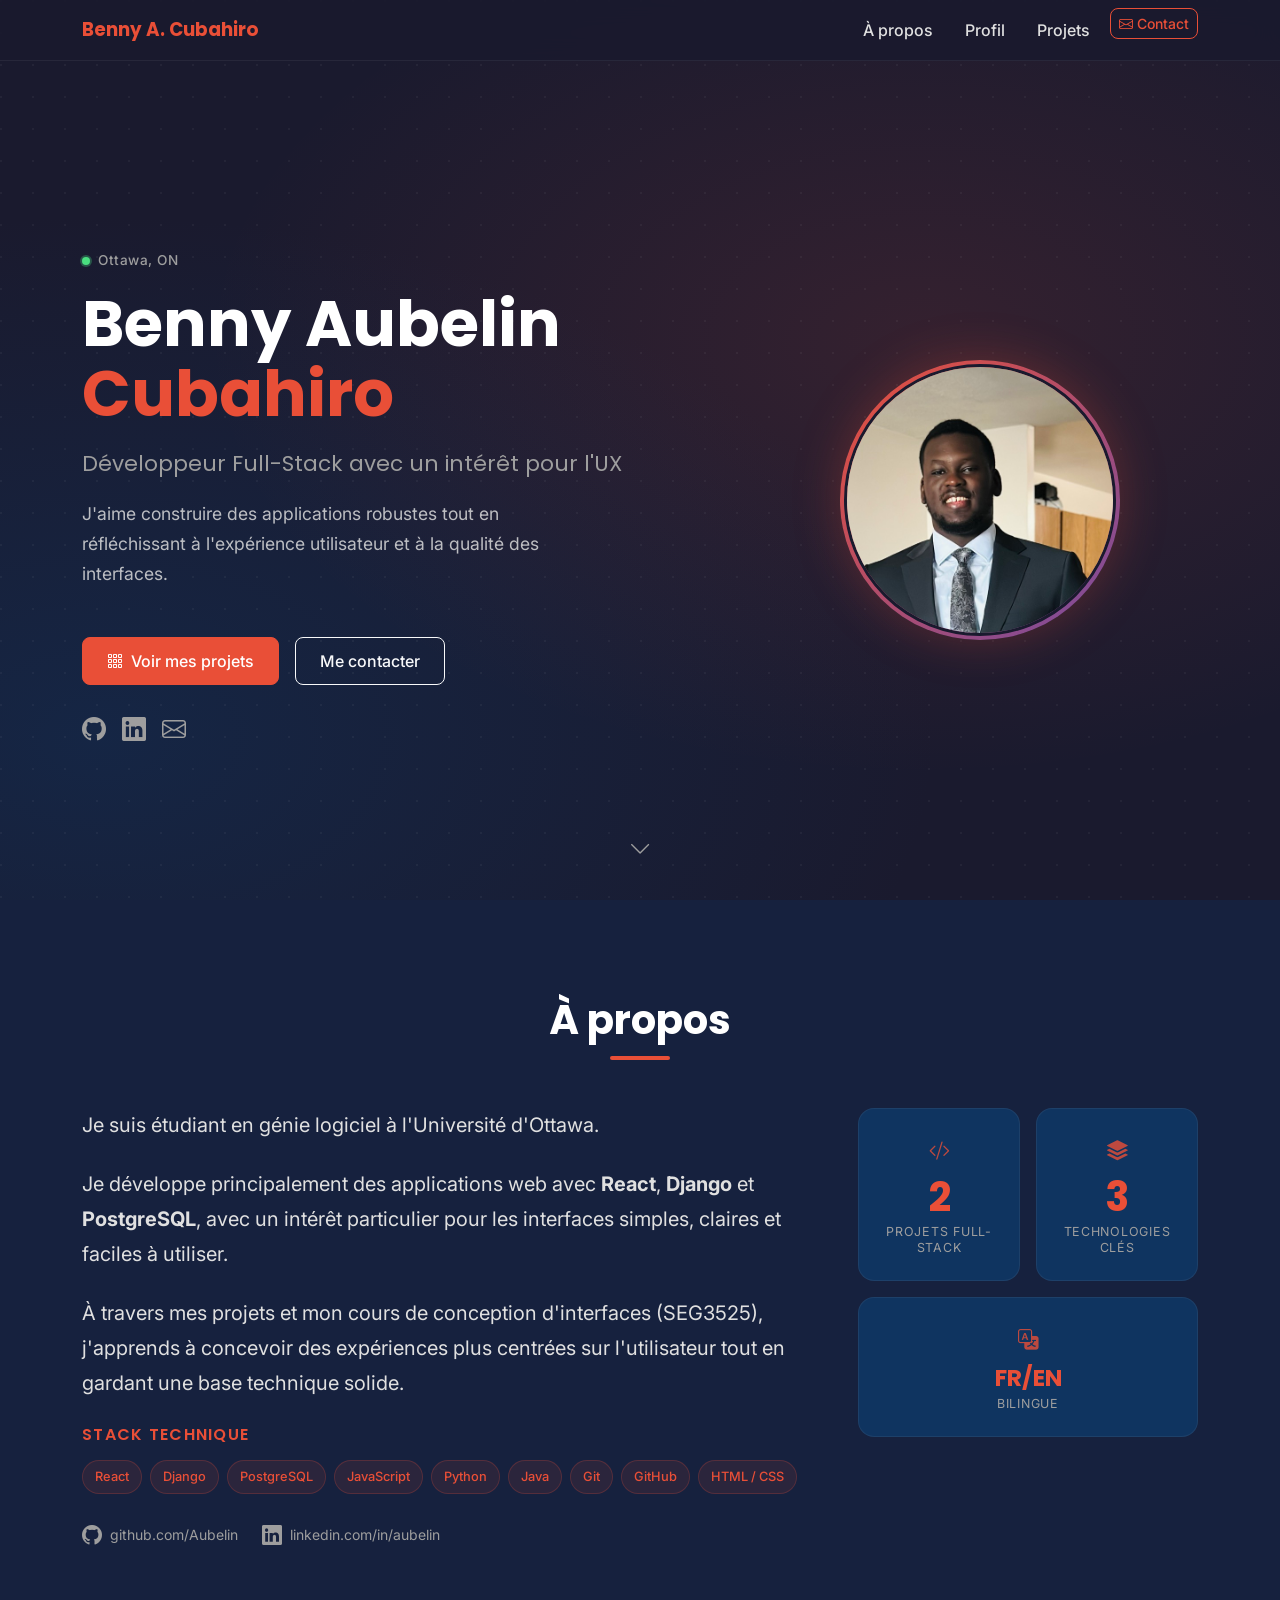
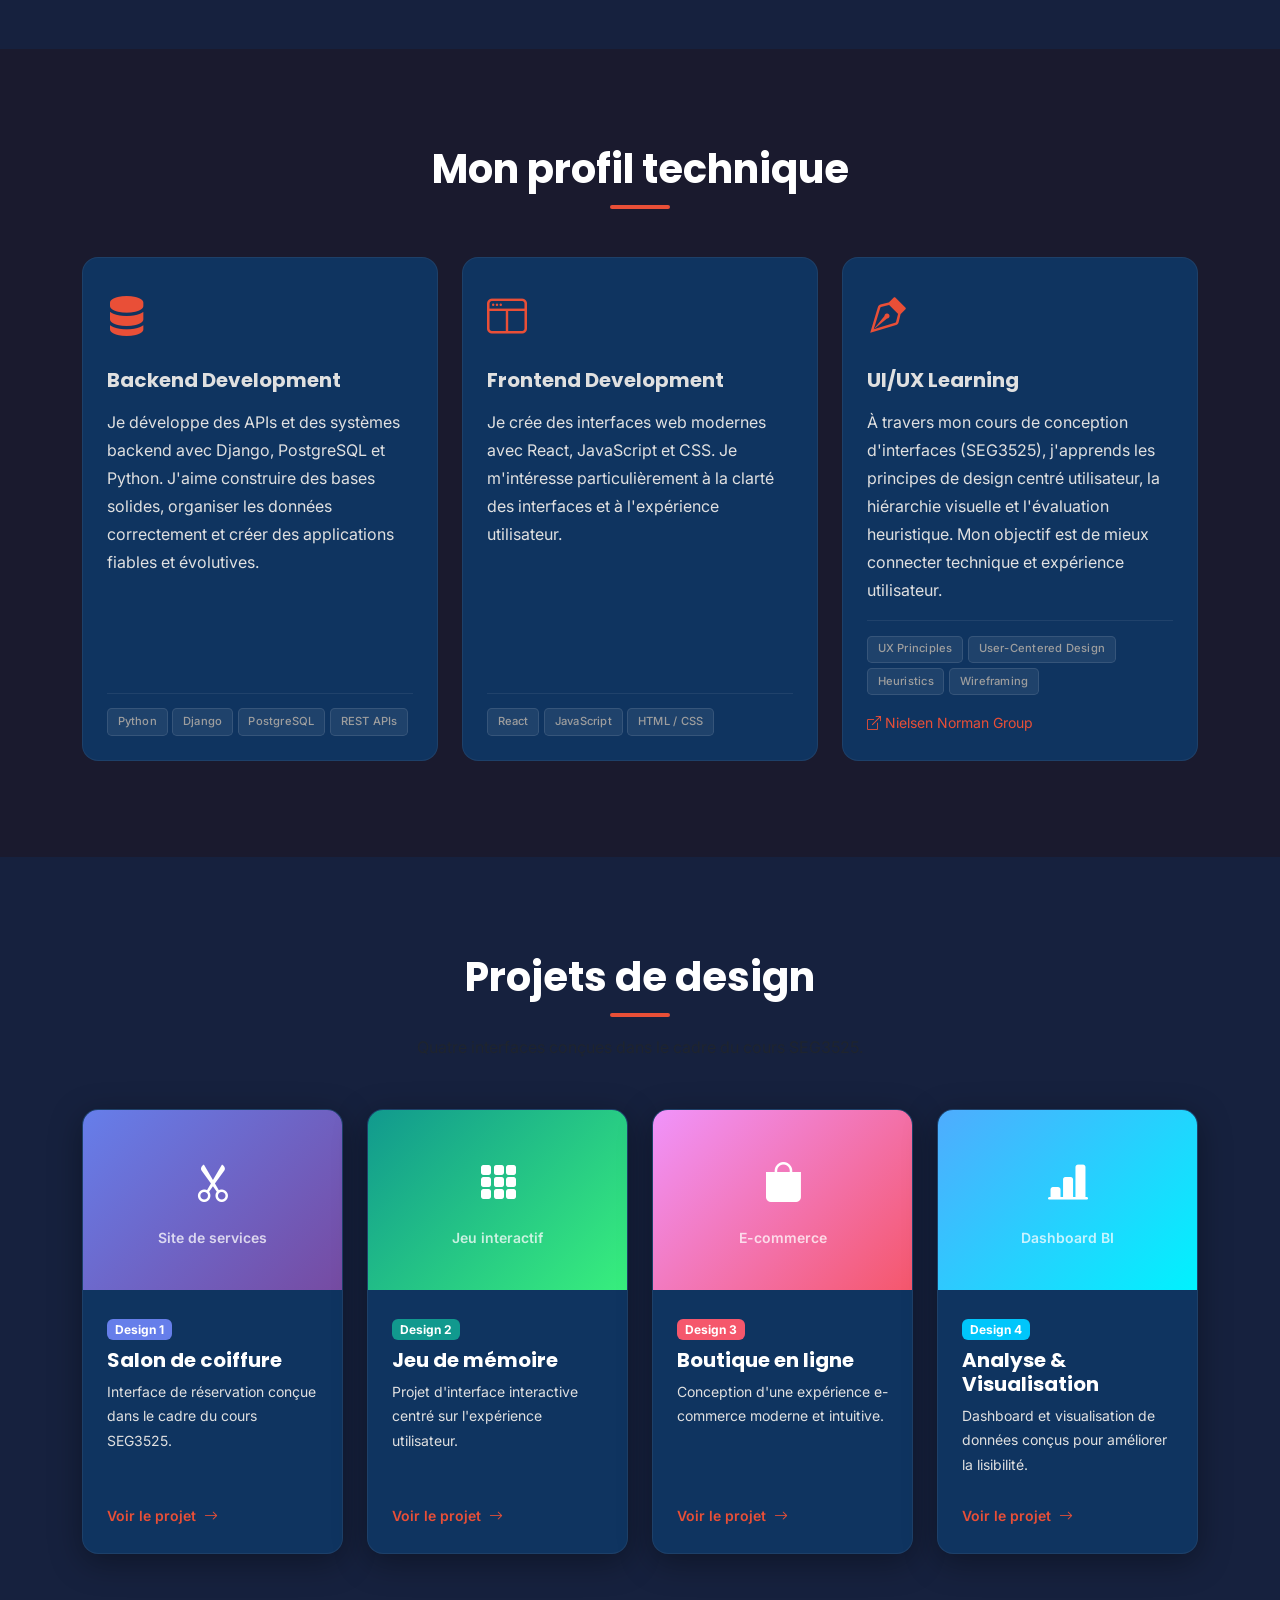
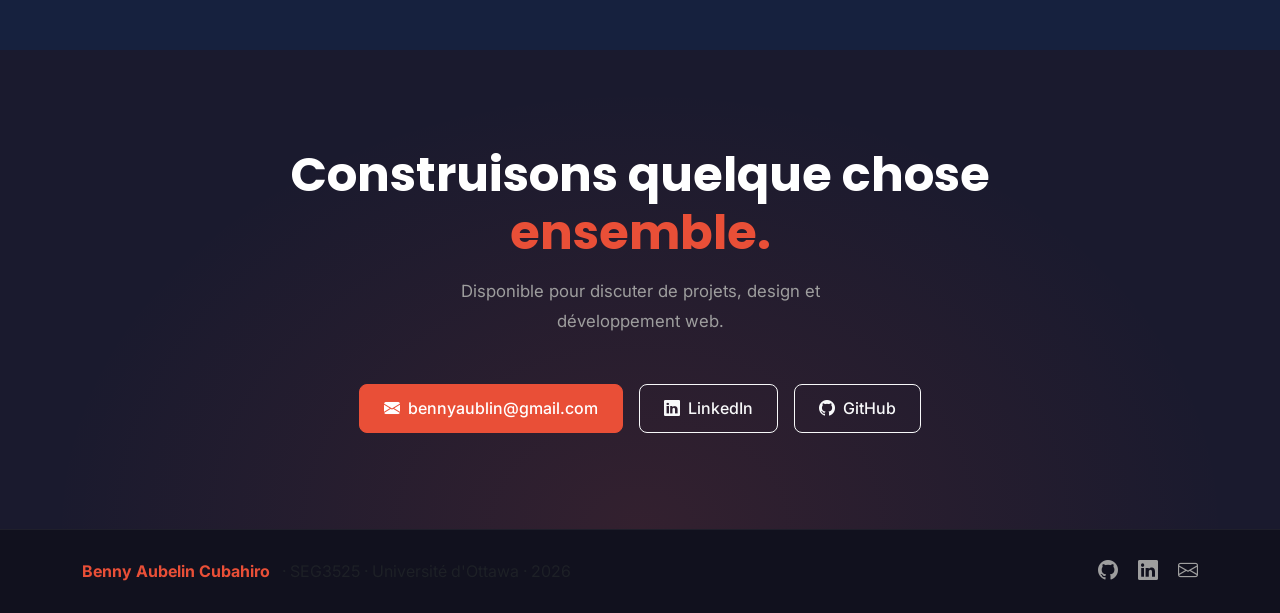
<file: index.html>
<!DOCTYPE html>
<html lang="fr">
<head>
  <meta charset="UTF-8" />
  <meta name="viewport" content="width=device-width, initial-scale=1" />
  <meta name="description" content="Benny Aubelin Cubahiro — Étudiant en génie logiciel à l'Université d'Ottawa. React, Django, PostgreSQL. Co-op automne 2026." />
  <title>Benny Aubelin Cubahiro — Portfolio</title>

  <link href="https://cdn.jsdelivr.net/npm/bootstrap@5.3.3/dist/css/bootstrap.min.css" rel="stylesheet" />
  <link rel="stylesheet" href="https://cdn.jsdelivr.net/npm/bootstrap-icons@1.11.3/font/bootstrap-icons.min.css" />
  <link rel="preconnect" href="https://fonts.googleapis.com" />
  <link rel="preconnect" href="https://fonts.gstatic.com" crossorigin />
  <link href="https://fonts.googleapis.com/css2?family=Poppins:wght@400;600;700;800&family=Inter:wght@300;400;500&display=swap" rel="stylesheet" />
  <link rel="stylesheet" href="css/style.css" />
</head>

<body>

  <!-- ═══════════════════════════════════════════════════════════════
       NAVIGATION
  ════════════════════════════════════════════════════════════════ -->
  <nav class="navbar navbar-expand-lg fixed-top" id="main-nav">
    <div class="container">
      <a class="navbar-brand fw-bold" href="#hero">Benny A. Cubahiro</a>

      <button class="navbar-toggler" type="button"
        data-bs-toggle="collapse" data-bs-target="#navMenu"
        aria-controls="navMenu" aria-expanded="false" aria-label="Ouvrir le menu">
        <span class="navbar-toggler-icon"></span>
      </button>

      <div class="collapse navbar-collapse" id="navMenu">
        <ul class="navbar-nav ms-auto gap-2">
          <li class="nav-item"><a class="nav-link" href="#about">À propos</a></li>
          <li class="nav-item"><a class="nav-link" href="#work">Profil</a></li>
          <li class="nav-item"><a class="nav-link" href="#cases">Projets</a></li>
          <li class="nav-item">
            <a class="btn btn-outline-primary btn-sm" href="#contact">
              <i class="bi bi-envelope me-1"></i>Contact
            </a>
          </li>
        </ul>
      </div>
    </div>
  </nav>


  <!-- ═══════════════════════════════════════════════════════════════
       HÉRO
       Hiérarchie : H1 > sous-titre > paragraphe > CTA
       Équilibre asymétrique : 7/12 texte · 5/12 photo
  ════════════════════════════════════════════════════════════════ -->
  <section id="hero" class="min-vh-100 d-flex align-items-center">
    <div class="container">
      <div class="row align-items-center g-5">

        <div class="col-lg-7">
          <p class="hero-location mb-3">
            <span class="location-dot"></span>
            Ottawa, ON
          </p>

          <h1 class="fw-bold mb-3 hero-name">
            Benny Aubelin<br>
            <span class="text-primary">Cubahiro</span>
          </h1>

          <p class="hero-subtitle mb-3">
            Développeur Full-Stack avec un intérêt pour l'UX
          </p>

          <p class="hero-tagline mb-5">
            J'aime construire des applications robustes tout en réfléchissant
            à l'expérience utilisateur et à la qualité des interfaces.
          </p>

          <div class="d-flex flex-wrap gap-3 mb-4">
            <a href="#cases" class="btn btn-primary btn-lg px-4">
              <i class="bi bi-grid-3x3-gap me-2"></i>Voir mes projets
            </a>
            <a href="#contact" class="btn btn-outline-light btn-lg px-4">
              Me contacter
            </a>
          </div>

          <div class="d-flex gap-3 mt-2">
            <a href="https://github.com/Aubelin" class="social-link" target="_blank" rel="noopener" aria-label="GitHub">
              <i class="bi bi-github fs-4"></i>
            </a>
            <a href="https://www.linkedin.com/in/aubelin" class="social-link" target="_blank" rel="noopener" aria-label="LinkedIn">
              <i class="bi bi-linkedin fs-4"></i>
            </a>
            <a href="mailto:bennyaublin@gmail.com" class="social-link" aria-label="Email">
              <i class="bi bi-envelope fs-4"></i>
            </a>
          </div>
        </div>

        <div class="col-lg-5 text-center">
          <div class="hero-photo-wrapper mx-auto">
            <img
              src="images/profile.jpg"
              alt="Photo de Benny Aubelin Cubahiro"
              class="hero-photo img-fluid"
            />
          </div>
        </div>

      </div>
    </div>

    <a href="#about" class="scroll-indicator" aria-label="Défiler vers le bas">
      <i class="bi bi-chevron-down"></i>
    </a>
  </section>


  <!-- ═══════════════════════════════════════════════════════════════
       À PROPOS
       Exigence du devoir : qui vous êtes, ce que vous aimez
       Équilibre : 8/12 texte · 4/12 stats
  ════════════════════════════════════════════════════════════════ -->
  <section id="about" class="py-section bg-section-alt">
    <div class="container">

      <div class="section-header text-center mb-5">
        <h2 class="section-title">À propos</h2>
        <div class="section-divider mx-auto"></div>
      </div>

      <div class="row align-items-start g-5">

        <div class="col-lg-8">
          <p class="fs-5 mb-4">
            Je suis étudiant en génie logiciel à l'Université d'Ottawa.
          </p>
          <p class="fs-5 mb-4">
            Je développe principalement des applications web avec
            <strong>React</strong>, <strong>Django</strong> et <strong>PostgreSQL</strong>,
            avec un intérêt particulier pour les interfaces simples,
            claires et faciles à utiliser.
          </p>
          <p class="fs-5 mb-4">
            À travers mes projets et mon cours de conception d'interfaces (SEG3525),
            j'apprends à concevoir des expériences plus centrées sur l'utilisateur
            tout en gardant une base technique solide.
          </p>

          <!-- Stack technique réduite -->
          <h3 class="h6 text-primary text-uppercase fw-semibold mb-3 letter-spacing">
            Stack technique
          </h3>
          <div class="d-flex flex-wrap gap-2 mb-4">
            <span class="skill-badge">React</span>
            <span class="skill-badge">Django</span>
            <span class="skill-badge">PostgreSQL</span>
            <span class="skill-badge">JavaScript</span>
            <span class="skill-badge">Python</span>
            <span class="skill-badge">Java</span>
            <span class="skill-badge">Git</span>
            <span class="skill-badge">GitHub</span>
            <span class="skill-badge">HTML / CSS</span>
          </div>

          <div class="d-flex gap-4 align-items-center">
            <a href="https://github.com/Aubelin" class="social-link d-flex align-items-center gap-2" target="_blank" rel="noopener">
              <i class="bi bi-github fs-5"></i>
              <span class="small">github.com/Aubelin</span>
            </a>
            <a href="https://www.linkedin.com/in/aubelin" class="social-link d-flex align-items-center gap-2" target="_blank" rel="noopener">
              <i class="bi bi-linkedin fs-5"></i>
              <span class="small">linkedin.com/in/aubelin</span>
            </a>
          </div>
        </div>

        <!-- Stats -->
        <div class="col-lg-4">
          <div class="row g-3">
            <div class="col-6">
              <div class="stat-card text-center p-4 animate-on-scroll">
                <div class="stat-icon mb-2"><i class="bi bi-code-slash"></i></div>
                <div class="stat-number" data-target="3">0</div>
                <div class="stat-label">Projets full-stack</div>
              </div>
            </div>
            <div class="col-6">
              <div class="stat-card text-center p-4 animate-on-scroll">
                <div class="stat-icon mb-2"><i class="bi bi-stack"></i></div>
                <div class="stat-number" data-target="5">0</div>
                <div class="stat-label">Technologies clés</div>
              </div>
            </div>
            <div class="col-12">
              <div class="stat-card text-center p-4 animate-on-scroll">
                <div class="stat-icon mb-2"><i class="bi bi-translate"></i></div>
                <div class="stat-number stat-text">FR/EN</div>
                <div class="stat-label">Bilingue</div>
              </div>
            </div>
          </div>
        </div>

      </div>
    </div>
  </section>


  <!-- ═══════════════════════════════════════════════════════════════
       MON PROFIL TECHNIQUE
       Exigence du devoir : façon de travailler + formation
       3 domaines : Backend · Frontend · UI/UX Learning
       Équilibre : 3 colonnes égales — symétrique
  ════════════════════════════════════════════════════════════════ -->
  <section id="work" class="py-section">
    <div class="container">

      <div class="section-header text-center mb-5">
        <h2 class="section-title">Mon profil technique</h2>
        <div class="section-divider mx-auto"></div>
      </div>

      <div class="row g-4">

        <!-- Carte 1 — Backend Development -->
        <div class="col-md-4">
          <div class="feature-card h-100 p-4 animate-on-scroll d-flex flex-column">
            <div class="feature-icon mb-3">
              <i class="bi bi-server fs-1"></i>
            </div>
            <h3 class="h5 fw-bold mb-3">Backend Development</h3>
            <p class="mb-3 flex-grow-1">
              Je développe des APIs et des systèmes backend avec Django,
              PostgreSQL et Python. J'aime construire des bases solides,
              organiser les données correctement et créer des applications
              fiables et évolutives.
            </p>
            <div class="tech-tags">
              <span class="tech-tag">Python</span>
              <span class="tech-tag">Django</span>
              <span class="tech-tag">PostgreSQL</span>
              <span class="tech-tag">REST APIs</span>
            </div>
          </div>
        </div>

        <!-- Carte 2 — Frontend Development -->
        <div class="col-md-4">
          <div class="feature-card h-100 p-4 animate-on-scroll d-flex flex-column">
            <div class="feature-icon mb-3">
              <i class="bi bi-window-split fs-1"></i>
            </div>
            <h3 class="h5 fw-bold mb-3">Frontend Development</h3>
            <p class="mb-3 flex-grow-1">
              Je crée des interfaces web modernes avec React, JavaScript
              et CSS. Je m'intéresse particulièrement à la clarté des
              interfaces et à l'expérience utilisateur.
            </p>
            <div class="tech-tags">
              <span class="tech-tag">React</span>
              <span class="tech-tag">JavaScript</span>
              <span class="tech-tag">HTML / CSS</span>
            </div>
          </div>
        </div>

        <!-- Carte 3 — UI/UX Learning -->
        <div class="col-md-4">
          <div class="feature-card h-100 p-4 animate-on-scroll d-flex flex-column">
            <div class="feature-icon mb-3">
              <i class="bi bi-vector-pen fs-1"></i>
            </div>
            <h3 class="h5 fw-bold mb-3">UI/UX Learning</h3>
            <p class="mb-3 flex-grow-1">
              À travers mon cours de conception d'interfaces (SEG3525),
              j'apprends les principes de design centré utilisateur,
              la hiérarchie visuelle et l'évaluation heuristique.
              Mon objectif est de mieux connecter technique et
              expérience utilisateur.
            </p>
            <div class="tech-tags">
              <span class="tech-tag">UX Principles</span>
              <span class="tech-tag">User-Centered Design</span>
              <span class="tech-tag">Heuristics</span>
              <span class="tech-tag">Wireframing</span>
            </div>
            <a href="https://www.nngroup.com" target="_blank" rel="noopener"
               class="text-primary text-decoration-none small d-block mt-3">
              <i class="bi bi-box-arrow-up-right me-1"></i>Nielsen Norman Group
            </a>
          </div>
        </div>

      </div>
    </div>
  </section>


  <!-- ═══════════════════════════════════════════════════════════════
       PROJETS DE DESIGN
       Exigence du devoir : 4 cartes cliquables → pages placeholder
       Style : minimaliste, descriptions courtes et claires
  ════════════════════════════════════════════════════════════════ -->
  <section id="cases" class="py-section bg-section-alt">
    <div class="container">

      <div class="section-header text-center mb-5">
        <h2 class="section-title">Projets de design</h2>
        <div class="section-divider mx-auto"></div>
        <p class="text-muted mt-3 mx-auto" style="max-width:480px;">
          Quatre interfaces conçues dans le cadre du cours SEG3525.
        </p>
      </div>

      <div class="row g-4">

        <!-- Projet 1 : Salon de coiffure -->
        <div class="col-sm-6 col-xl-3">
          <a href="pages/projet1.html" class="text-decoration-none">
            <div class="case-card h-100 animate-on-scroll">
              <div class="card-img-wrapper">
                <div class="card-placeholder bg-gradient-1 d-flex flex-column align-items-center justify-content-center">
                  <i class="bi bi-scissors fs-1 text-white"></i>
                  <span class="small text-white mt-2 opacity-75 fw-semibold">Site de services</span>
                </div>
              </div>
              <div class="card-body p-4">
                <span class="badge mb-2" style="background:#667eea;">Design 1</span>
                <h5 class="card-title fw-bold mb-2">Salon de coiffure</h5>
                <p class="card-text small mb-0">
                  Interface de réservation conçue dans le cadre du cours SEG3525.
                </p>
              </div>
              <div class="card-footer-custom px-4 pb-4">
                <span class="text-primary small fw-semibold">
                  Voir le projet <i class="bi bi-arrow-right ms-1"></i>
                </span>
              </div>
            </div>
          </a>
        </div>

        <!-- Projet 2 : Jeu de mémoire -->
        <div class="col-sm-6 col-xl-3">
          <a href="pages/projet2.html" class="text-decoration-none">
            <div class="case-card h-100 animate-on-scroll">
              <div class="card-img-wrapper">
                <div class="card-placeholder bg-gradient-2 d-flex flex-column align-items-center justify-content-center">
                  <i class="bi bi-grid-3x3-gap-fill fs-1 text-white"></i>
                  <span class="small text-white mt-2 opacity-75 fw-semibold">Jeu interactif</span>
                </div>
              </div>
              <div class="card-body p-4">
                <span class="badge mb-2" style="background:#11998e;">Design 2</span>
                <h5 class="card-title fw-bold mb-2">Jeu de mémoire</h5>
                <p class="card-text small mb-0">
                  Projet d'interface interactive centré sur l'expérience utilisateur.
                </p>
              </div>
              <div class="card-footer-custom px-4 pb-4">
                <span class="text-primary small fw-semibold">
                  Voir le projet <i class="bi bi-arrow-right ms-1"></i>
                </span>
              </div>
            </div>
          </a>
        </div>

        <!-- Projet 3 : E-commerce -->
        <div class="col-sm-6 col-xl-3">
          <a href="pages/projet3.html" class="text-decoration-none">
            <div class="case-card h-100 animate-on-scroll">
              <div class="card-img-wrapper">
                <div class="card-placeholder bg-gradient-3 d-flex flex-column align-items-center justify-content-center">
                  <i class="bi bi-bag-fill fs-1 text-white"></i>
                  <span class="small text-white mt-2 opacity-75 fw-semibold">E-commerce</span>
                </div>
              </div>
              <div class="card-body p-4">
                <span class="badge mb-2" style="background:#f5576c;">Design 3</span>
                <h5 class="card-title fw-bold mb-2">Boutique en ligne</h5>
                <p class="card-text small mb-0">
                  Conception d'une expérience e-commerce moderne et intuitive.
                </p>
              </div>
              <div class="card-footer-custom px-4 pb-4">
                <span class="text-primary small fw-semibold">
                  Voir le projet <i class="bi bi-arrow-right ms-1"></i>
                </span>
              </div>
            </div>
          </a>
        </div>

        <!-- Projet 4 : Analyse & Visualisation -->
        <div class="col-sm-6 col-xl-3">
          <a href="pages/projet4.html" class="text-decoration-none">
            <div class="case-card h-100 animate-on-scroll">
              <div class="card-img-wrapper">
                <div class="card-placeholder bg-gradient-4 d-flex flex-column align-items-center justify-content-center">
                  <i class="bi bi-bar-chart-line-fill fs-1 text-white"></i>
                  <span class="small text-white mt-2 opacity-75 fw-semibold">Dashboard BI</span>
                </div>
              </div>
              <div class="card-body p-4">
                <span class="badge mb-2" style="background:#00c6fb;">Design 4</span>
                <h5 class="card-title fw-bold mb-2">Analyse &amp; Visualisation</h5>
                <p class="card-text small mb-0">
                  Dashboard et visualisation de données conçus pour améliorer la lisibilité.
                </p>
              </div>
              <div class="card-footer-custom px-4 pb-4">
                <span class="text-primary small fw-semibold">
                  Voir le projet <i class="bi bi-arrow-right ms-1"></i>
                </span>
              </div>
            </div>
          </a>
        </div>

      </div>
    </div>
  </section>


  <!-- ═══════════════════════════════════════════════════════════════
       CONTACT
  ════════════════════════════════════════════════════════════════ -->
  <section id="contact" class="py-section cta-section">
    <div class="container text-center">
      <h2 class="fw-bold mb-3 cta-heading">
        Construisons quelque chose<br>
        <span class="text-primary">ensemble.</span>
      </h2>
      <p class="cta-sub mx-auto mb-5">
        Disponible pour discuter de projets, design et développement web.
      </p>
      <div class="d-flex justify-content-center gap-3 flex-wrap">
        <a href="mailto:bennyaublin@gmail.com" class="btn btn-primary btn-lg px-4">
          <i class="bi bi-envelope-fill me-2"></i>bennyaublin@gmail.com
        </a>
        <a href="https://www.linkedin.com/in/aubelin" class="btn btn-outline-light btn-lg px-4" target="_blank" rel="noopener">
          <i class="bi bi-linkedin me-2"></i>LinkedIn
        </a>
        <a href="https://github.com/Aubelin" class="btn btn-outline-light btn-lg px-4" target="_blank" rel="noopener">
          <i class="bi bi-github me-2"></i>GitHub
        </a>
      </div>
    </div>
  </section>


  <!-- ═══════════════════════════════════════════════════════════════
       FOOTER
  ════════════════════════════════════════════════════════════════ -->
  <footer class="py-4">
    <div class="container">
      <div class="row align-items-center">
        <div class="col-md-6 text-center text-md-start mb-3 mb-md-0">
          <span class="fw-bold text-primary">Benny Aubelin Cubahiro</span>
          <span class="text-muted ms-2">· SEG3525 · Université d'Ottawa · 2026</span>
        </div>
        <div class="col-md-6 text-center text-md-end">
          <a href="https://github.com/Aubelin" class="social-link me-3" target="_blank" rel="noopener" aria-label="GitHub">
            <i class="bi bi-github fs-5"></i>
          </a>
          <a href="https://www.linkedin.com/in/aubelin" class="social-link me-3" target="_blank" rel="noopener" aria-label="LinkedIn">
            <i class="bi bi-linkedin fs-5"></i>
          </a>
          <a href="mailto:bennyaublin@gmail.com" class="social-link" aria-label="Email">
            <i class="bi bi-envelope fs-5"></i>
          </a>
        </div>
      </div>
    </div>
  </footer>

  <script src="https://cdn.jsdelivr.net/npm/bootstrap@5.3.3/dist/js/bootstrap.bundle.min.js"></script>
  <script src="js/main.js"></script>

</body>
</html>
</file>
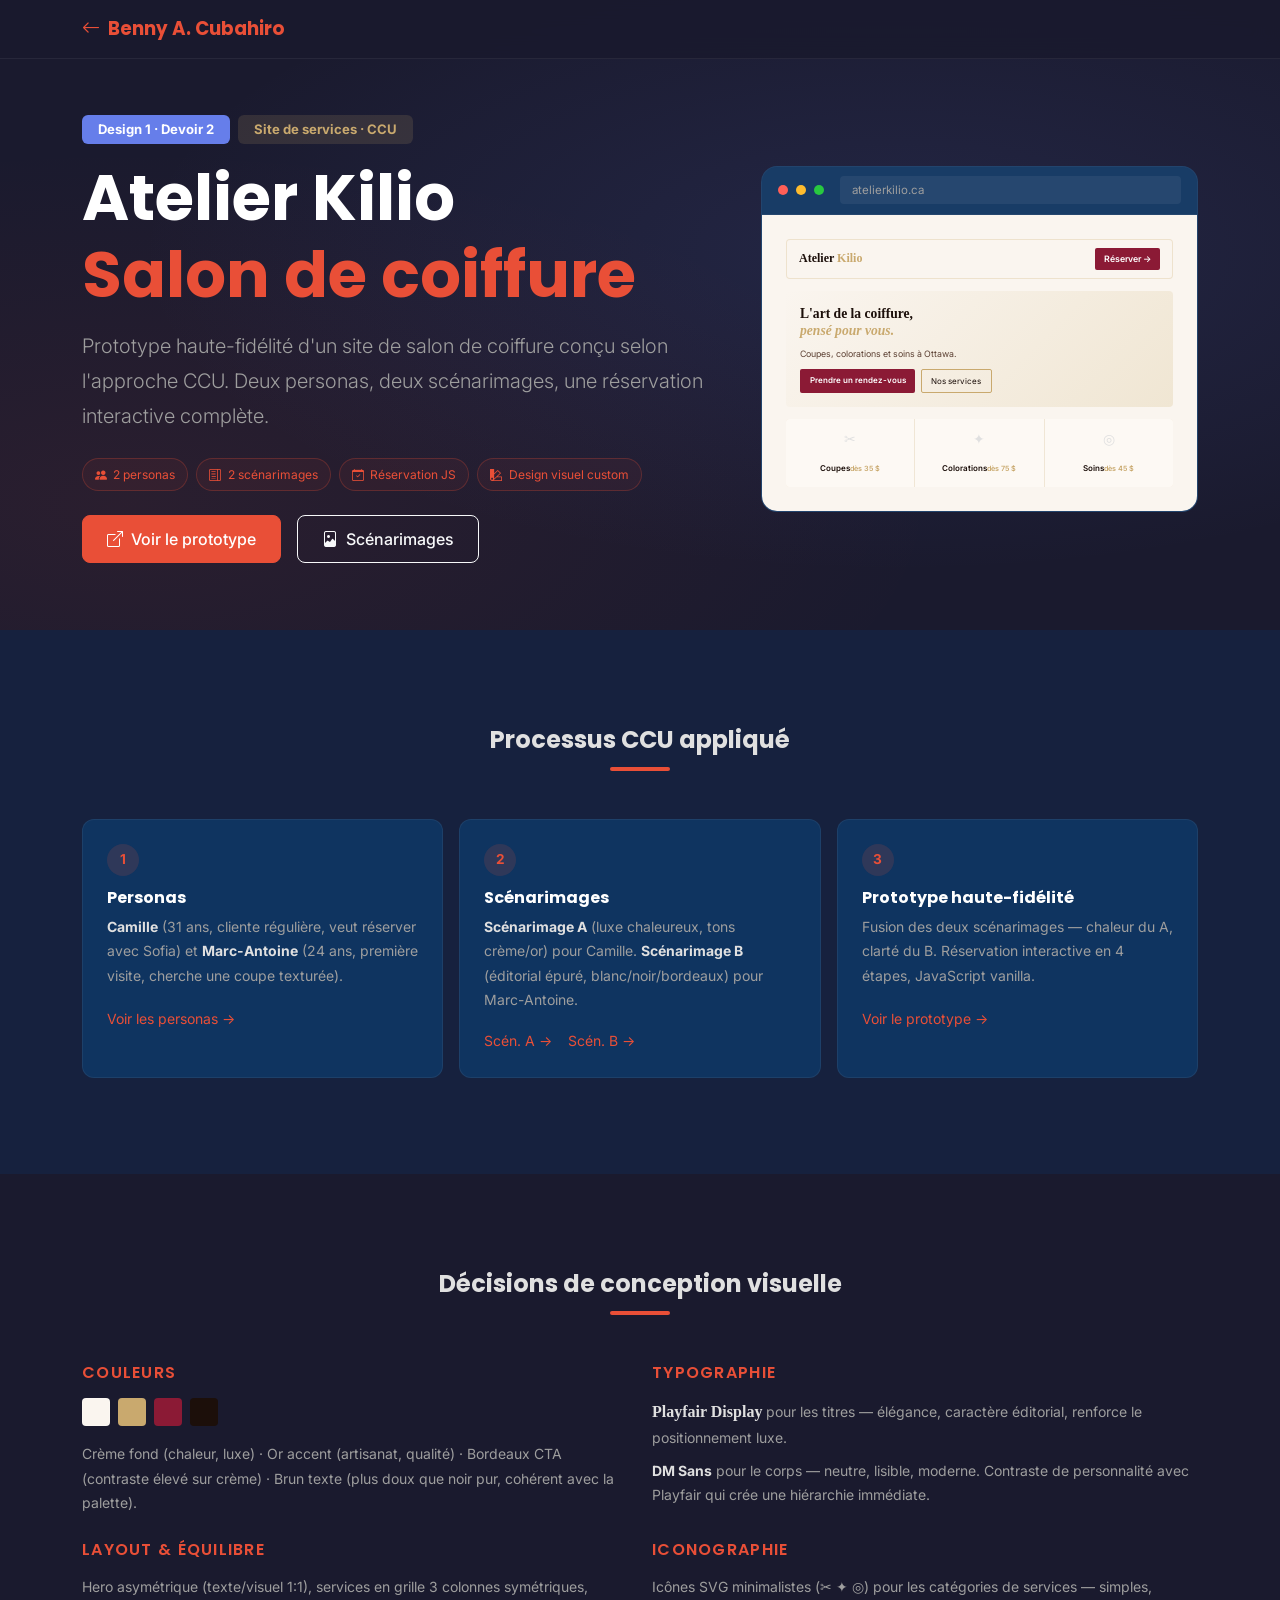
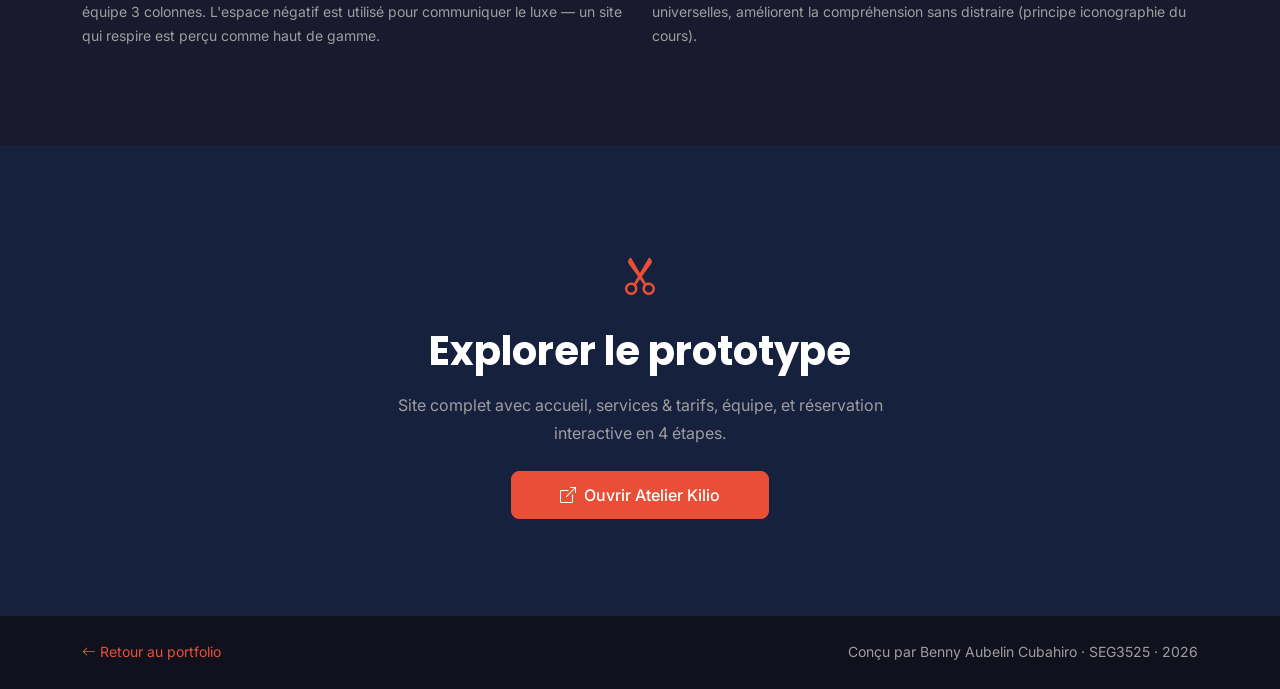
<file: pages/projet1.html>
<!DOCTYPE html>
<html lang="fr">
<head>
  <meta charset="UTF-8" />
  <meta name="viewport" content="width=device-width, initial-scale=1" />
  <title>Atelier Kilio – Salon de coiffure | Portfolio Benny Aubelin Cubahiro</title>
  <link href="https://cdn.jsdelivr.net/npm/bootstrap@5.3.3/dist/css/bootstrap.min.css" rel="stylesheet" />
  <link rel="stylesheet" href="https://cdn.jsdelivr.net/npm/bootstrap-icons@1.11.3/font/bootstrap-icons.min.css" />
  <link rel="preconnect" href="https://fonts.googleapis.com" />
  <link rel="preconnect" href="https://fonts.gstatic.com" crossorigin />
  <link href="https://fonts.googleapis.com/css2?family=Poppins:wght@400;600;700&family=Inter:wght@300;400;500&display=swap" rel="stylesheet" />
  <link rel="stylesheet" href="../css/style.css" />
  <style>
    .project-hero {
      min-height: 70vh;
      display: flex;
      align-items: center;
      background:
        radial-gradient(ellipse at 70% 40%, rgba(102,126,234,.12) 0%, transparent 60%),
        radial-gradient(ellipse at 10% 80%, rgba(233,79,55,.08) 0%, transparent 50%),
        var(--color-dark);
    }
    .process-step {
      background: var(--color-card);
      border: 1px solid rgba(255,255,255,.06);
      border-radius: 0.75rem;
      padding: 1.5rem;
      transition: all .3s;
    }
    .process-step:hover { border-color: rgba(233,79,55,.3); transform: translateY(-3px); }
    .step-num {
      width: 2rem; height: 2rem; border-radius: 50%;
      background: rgba(233,79,55,.15); color: var(--color-primary);
      display: flex; align-items: center; justify-content: center;
      font-weight: 700; font-size: .85rem; margin-bottom: .75rem;
    }

    /* Preview frame */
    .site-preview {
      background: var(--color-card);
      border: 1px solid rgba(255,255,255,.08);
      border-radius: 1rem;
      overflow: hidden;
    }
    .browser-bar {
      background: rgba(255,255,255,.04);
      border-bottom: 1px solid rgba(255,255,255,.06);
      padding: .6rem 1rem;
      display: flex; align-items: center; gap: .5rem;
    }
    .browser-dot { width: 10px; height: 10px; border-radius: 50%; }
    .browser-url {
      flex: 1; background: rgba(255,255,255,.06); border-radius: 4px;
      padding: .25rem .75rem; font-size: .72rem; color: var(--color-text-muted);
      margin-left: .5rem;
    }
    .preview-content {
      background: #FAF5EF;
      padding: 1.5rem;
      min-height: 240px;
      display: flex; flex-direction: column; gap: .75rem;
    }
    .preview-nav {
      display: flex; justify-content: space-between; align-items: center;
      padding: .5rem .75rem;
      background: rgba(250,245,239,.9);
      border-radius: 4px;
      border: 1px solid rgba(201,169,110,.25);
    }
    .preview-logo  { font-size: .75rem; font-weight: 700; color: #1C0F0A; font-family: Georgia, serif; }
    .preview-logo span { color: #C9A96E; }
    .preview-cta   { background: #8B1A35; color: white; font-size: .55rem; padding: .2rem .55rem; border-radius: 2px; font-weight: 600; }
    .preview-hero  { background: linear-gradient(135deg, #FAF5EF, #F0E6D3); border-radius: 4px; padding: .875rem; }
    .preview-h1    { font-size: .85rem; font-weight: 700; color: #1C0F0A; font-family: Georgia, serif; line-height: 1.3; margin-bottom: .35rem; }
    .preview-h1 em { color: #C9A96E; font-style: italic; }
    .preview-sub   { font-size: .55rem; color: #5C4033; margin-bottom: .5rem; }
    .preview-btns  { display: flex; gap: .35rem; }
    .preview-btn-p { background: #8B1A35; color: white; padding: .25rem .6rem; font-size: .5rem; border-radius: 2px; font-weight: 600; }
    .preview-btn-o { border: 1px solid #C9A96E; color: #1C0F0A; padding: .25rem .6rem; font-size: .5rem; border-radius: 2px; }
    .preview-svcs  { display: grid; grid-template-columns: repeat(3,1fr); gap: 1px; background: rgba(201,169,110,.2); border-radius: 3px; overflow: hidden; }
    .preview-svc   { background: #FDF9F4; padding: .5rem .4rem; text-align: center; }
    .preview-svc-icon { font-size: .875rem; display: block; }
    .preview-svc-n    { font-size: .5rem; font-weight: 600; color: #1C0F0A; }
    .preview-svc-p    { font-size: .45rem; color: #C9A96E; font-weight: 600; }

    /* Design decisions */
    .decision-badge {
      display: inline-flex; align-items: center; gap: .4rem;
      padding: .3rem .75rem; border-radius: 20px; font-size: .75rem;
      border: 1px solid rgba(233,79,55,.25); color: var(--color-primary);
      background: rgba(233,79,55,.06);
    }
  </style>
</head>
<body>

  <nav class="navbar navbar-expand-lg fixed-top" id="main-nav">
    <div class="container">
      <a class="navbar-brand fw-bold" href="../index.html">
        <i class="bi bi-arrow-left me-2"></i>Benny A. Cubahiro
      </a>
    </div>
  </nav>


  <!-- ══ HÉRO ═════════════════════════════════════════════ -->
  <section class="project-hero pt-5">
    <div class="container">
      <div class="row align-items-center g-5">

        <div class="col-lg-7">
          <div class="d-flex flex-wrap gap-2 mb-3">
            <span class="badge px-3 py-2" style="background:#667eea; font-size:.82rem;">
              Design 1 · Devoir 2
            </span>
            <span class="badge px-3 py-2" style="background:rgba(201,169,110,.15); color:#C9A96E; font-size:.82rem;">
              Site de services · CCU
            </span>
          </div>

          <h1 class="fw-bold mb-3">
            Atelier Kilio<br>
            <span class="text-primary">Salon de coiffure</span>
          </h1>

          <p class="lead mb-4" style="color:var(--color-text-muted);">
            Prototype haute-fidélité d'un site de salon de coiffure conçu selon
            l'approche CCU. Deux personas, deux scénarimages, une réservation
            interactive complète.
          </p>

          <div class="d-flex flex-wrap gap-2 mb-4">
            <span class="decision-badge"><i class="bi bi-people-fill"></i>2 personas</span>
            <span class="decision-badge"><i class="bi bi-layout-text-sidebar"></i>2 scénarimages</span>
            <span class="decision-badge"><i class="bi bi-calendar-check"></i>Réservation JS</span>
            <span class="decision-badge"><i class="bi bi-palette2"></i>Design visuel custom</span>
          </div>

          <div class="d-flex flex-wrap gap-3">
            <a href="https://atelier-kilio.netlify.app/"
               class="btn btn-primary btn-lg px-4" target="_blank" rel="noopener">
              <i class="bi bi-box-arrow-up-right me-2"></i>Voir le prototype
            </a>
            <a href="../../Devoir 2/storyboards/scenarimage-a.html"
               class="btn btn-outline-light btn-lg px-4" target="_blank" rel="noopener">
              <i class="bi bi-file-image me-2"></i>Scénarimages
            </a>
          </div>
        </div>

        <!-- Aperçu du site -->
        <div class="col-lg-5">
          <div class="site-preview">
            <div class="browser-bar">
              <div class="browser-dot" style="background:#ff5f57;"></div>
              <div class="browser-dot" style="background:#febc2e;"></div>
              <div class="browser-dot" style="background:#28c840;"></div>
              <div class="browser-url">atelierkilio.ca</div>
            </div>
            <div class="preview-content">
              <div class="preview-nav">
                <div class="preview-logo">Atelier <span>Kilio</span></div>
                <div class="preview-cta">Réserver →</div>
              </div>
              <div class="preview-hero">
                <div class="preview-h1">L'art de la coiffure,<br><em>pensé pour vous.</em></div>
                <p class="preview-sub">Coupes, colorations et soins à Ottawa.</p>
                <div class="preview-btns">
                  <div class="preview-btn-p">Prendre un rendez-vous</div>
                  <div class="preview-btn-o">Nos services</div>
                </div>
              </div>
              <div class="preview-svcs">
                <div class="preview-svc"><span class="preview-svc-icon">✂</span><span class="preview-svc-n">Coupes</span><span class="preview-svc-p">dès 35 $</span></div>
                <div class="preview-svc"><span class="preview-svc-icon">✦</span><span class="preview-svc-n">Colorations</span><span class="preview-svc-p">dès 75 $</span></div>
                <div class="preview-svc"><span class="preview-svc-icon">◎</span><span class="preview-svc-n">Soins</span><span class="preview-svc-p">dès 45 $</span></div>
              </div>
            </div>
          </div>
        </div>

      </div>
    </div>
  </section>


  <!-- ══ PROCESSUS CCU ════════════════════════════════════ -->
  <section class="py-section bg-section-alt">
    <div class="container">
      <h2 class="h4 fw-bold text-center mb-2">Processus CCU appliqué</h2>
      <div class="section-divider mx-auto mb-5"></div>

      <div class="row g-3">
        <div class="col-md-4">
          <div class="process-step h-100">
            <div class="step-num">1</div>
            <h3 class="h6 fw-bold text-white mb-2">Personas</h3>
            <p class="small mb-3" style="color:var(--color-text-muted);">
              <strong style="color:var(--color-text);">Camille</strong> (31 ans, cliente régulière, veut réserver avec Sofia) et
              <strong style="color:var(--color-text);">Marc-Antoine</strong> (24 ans, première visite, cherche une coupe texturée).
            </p>
            <a href="../../Devoir 2/storyboards/scenarimage-a.html" target="_blank" rel="noopener"
               class="small text-primary text-decoration-none">
              Voir les personas →
            </a>
          </div>
        </div>
        <div class="col-md-4">
          <div class="process-step h-100">
            <div class="step-num">2</div>
            <h3 class="h6 fw-bold text-white mb-2">Scénarimages</h3>
            <p class="small mb-3" style="color:var(--color-text-muted);">
              <strong style="color:var(--color-text);">Scénarimage A</strong> (luxe chaleureux, tons crème/or) pour Camille.
              <strong style="color:var(--color-text);">Scénarimage B</strong> (éditorial épuré, blanc/noir/bordeaux) pour Marc-Antoine.
            </p>
            <div class="d-flex gap-3">
              <a href="../../Devoir 2/storyboards/scenarimage-a.html" target="_blank" rel="noopener"
                 class="small text-primary text-decoration-none">Scén. A →</a>
              <a href="../../Devoir 2/storyboards/scenarimage-b.html" target="_blank" rel="noopener"
                 class="small text-primary text-decoration-none">Scén. B →</a>
            </div>
          </div>
        </div>
        <div class="col-md-4">
          <div class="process-step h-100">
            <div class="step-num">3</div>
            <h3 class="h6 fw-bold text-white mb-2">Prototype haute-fidélité</h3>
            <p class="small mb-3" style="color:var(--color-text-muted);">
              Fusion des deux scénarimages — chaleur du A, clarté du B. Réservation interactive en 4 étapes, JavaScript vanilla.
            </p>
            <a href="../../Devoir 2/atelier-kilio/index.html" target="_blank" rel="noopener"
               class="small text-primary text-decoration-none">
              Voir le prototype →
            </a>
          </div>
        </div>
      </div>
    </div>
  </section>


  <!-- ══ DÉCISIONS VISUELLES ══════════════════════════════ -->
  <section class="py-section">
    <div class="container">
      <h2 class="h4 fw-bold text-center mb-2">Décisions de conception visuelle</h2>
      <div class="section-divider mx-auto mb-5"></div>

      <div class="row g-4">
        <div class="col-md-6">
          <h3 class="h6 fw-semibold text-primary text-uppercase letter-spacing mb-3">Couleurs</h3>
          <div class="d-flex gap-3 align-items-center mb-3">
            <div class="d-flex gap-2">
              <div style="width:28px;height:28px;border-radius:4px;background:#FAF5EF;border:1px solid rgba(255,255,255,.15);" title="#FAF5EF"></div>
              <div style="width:28px;height:28px;border-radius:4px;background:#C9A96E;" title="#C9A96E"></div>
              <div style="width:28px;height:28px;border-radius:4px;background:#8B1A35;" title="#8B1A35"></div>
              <div style="width:28px;height:28px;border-radius:4px;background:#1C0F0A;" title="#1C0F0A"></div>
            </div>
          </div>
          <p class="small" style="color:var(--color-text-muted);">
            Crème fond (chaleur, luxe) · Or accent (artisanat, qualité) · Bordeaux CTA (contraste élevé sur crème) · Brun texte (plus doux que noir pur, cohérent avec la palette).
          </p>
        </div>
        <div class="col-md-6">
          <h3 class="h6 fw-semibold text-primary text-uppercase letter-spacing mb-3">Typographie</h3>
          <p class="small mb-2" style="color:var(--color-text-muted);">
            <strong style="color:var(--color-text);font-family:Georgia,serif;font-size:1rem;">Playfair Display</strong> pour les titres — élégance, caractère éditorial, renforce le positionnement luxe.
          </p>
          <p class="small" style="color:var(--color-text-muted);">
            <strong style="color:var(--color-text);">DM Sans</strong> pour le corps — neutre, lisible, moderne. Contraste de personnalité avec Playfair qui crée une hiérarchie immédiate.
          </p>
        </div>
        <div class="col-md-6">
          <h3 class="h6 fw-semibold text-primary text-uppercase letter-spacing mb-3">Layout &amp; Équilibre</h3>
          <p class="small" style="color:var(--color-text-muted);">
            Hero asymétrique (texte/visuel 1:1), services en grille 3 colonnes symétriques, équipe 3 colonnes. L'espace négatif est utilisé pour communiquer le luxe — un site qui respire est perçu comme haut de gamme.
          </p>
        </div>
        <div class="col-md-6">
          <h3 class="h6 fw-semibold text-primary text-uppercase letter-spacing mb-3">Iconographie</h3>
          <p class="small" style="color:var(--color-text-muted);">
            Icônes SVG minimalistes (✂ ✦ ◎) pour les catégories de services — simples, universelles, améliorent la compréhension sans distraire (principe iconographie du cours).
          </p>
        </div>
      </div>
    </div>
  </section>


  <!-- ══ LIEN PROTOTYPE ═══════════════════════════════════ -->
  <section class="py-section bg-section-alt text-center">
    <div class="container" style="max-width:560px;">
      <i class="bi bi-scissors fs-1 text-primary d-block mb-3"></i>
      <h2 class="fw-bold mb-3">Explorer le prototype</h2>
      <p class="mb-4" style="color:var(--color-text-muted);">
        Site complet avec accueil, services &amp; tarifs, équipe, et réservation interactive en 4 étapes.
      </p>
      <a href="../../Devoir 2/atelier-kilio/index.html"
         class="btn btn-primary btn-lg px-5" target="_blank" rel="noopener">
        <i class="bi bi-box-arrow-up-right me-2"></i>Ouvrir Atelier Kilio
      </a>
    </div>
  </section>


  <footer class="py-4">
    <div class="container d-flex justify-content-between align-items-center flex-wrap gap-2">
      <a href="../index.html" class="text-primary small">
        <i class="bi bi-arrow-left me-1"></i>Retour au portfolio
      </a>
      <span class="small" style="color:var(--color-text-muted);">
        Conçu par Benny Aubelin Cubahiro · SEG3525 · 2026
      </span>
    </div>
  </footer>

  <script src="https://cdn.jsdelivr.net/npm/bootstrap@5.3.3/dist/js/bootstrap.bundle.min.js"></script>
  <script>
    const nav = document.getElementById('main-nav');
    window.addEventListener('scroll', () => nav.classList.toggle('scrolled', scrollY > 50), { passive: true });

    // Animate on scroll
    const reveals = document.querySelectorAll('.process-step');
    const obs = new IntersectionObserver(entries => {
      entries.forEach(e => { if (e.isIntersecting) { e.target.style.opacity='1'; e.target.style.transform='translateY(0)'; } });
    }, { threshold: 0.1 });
    reveals.forEach(el => { el.style.opacity='0'; el.style.transform='translateY(20px)'; el.style.transition='all .5s ease'; obs.observe(el); });
  </script>
</body>
</html>
</file>
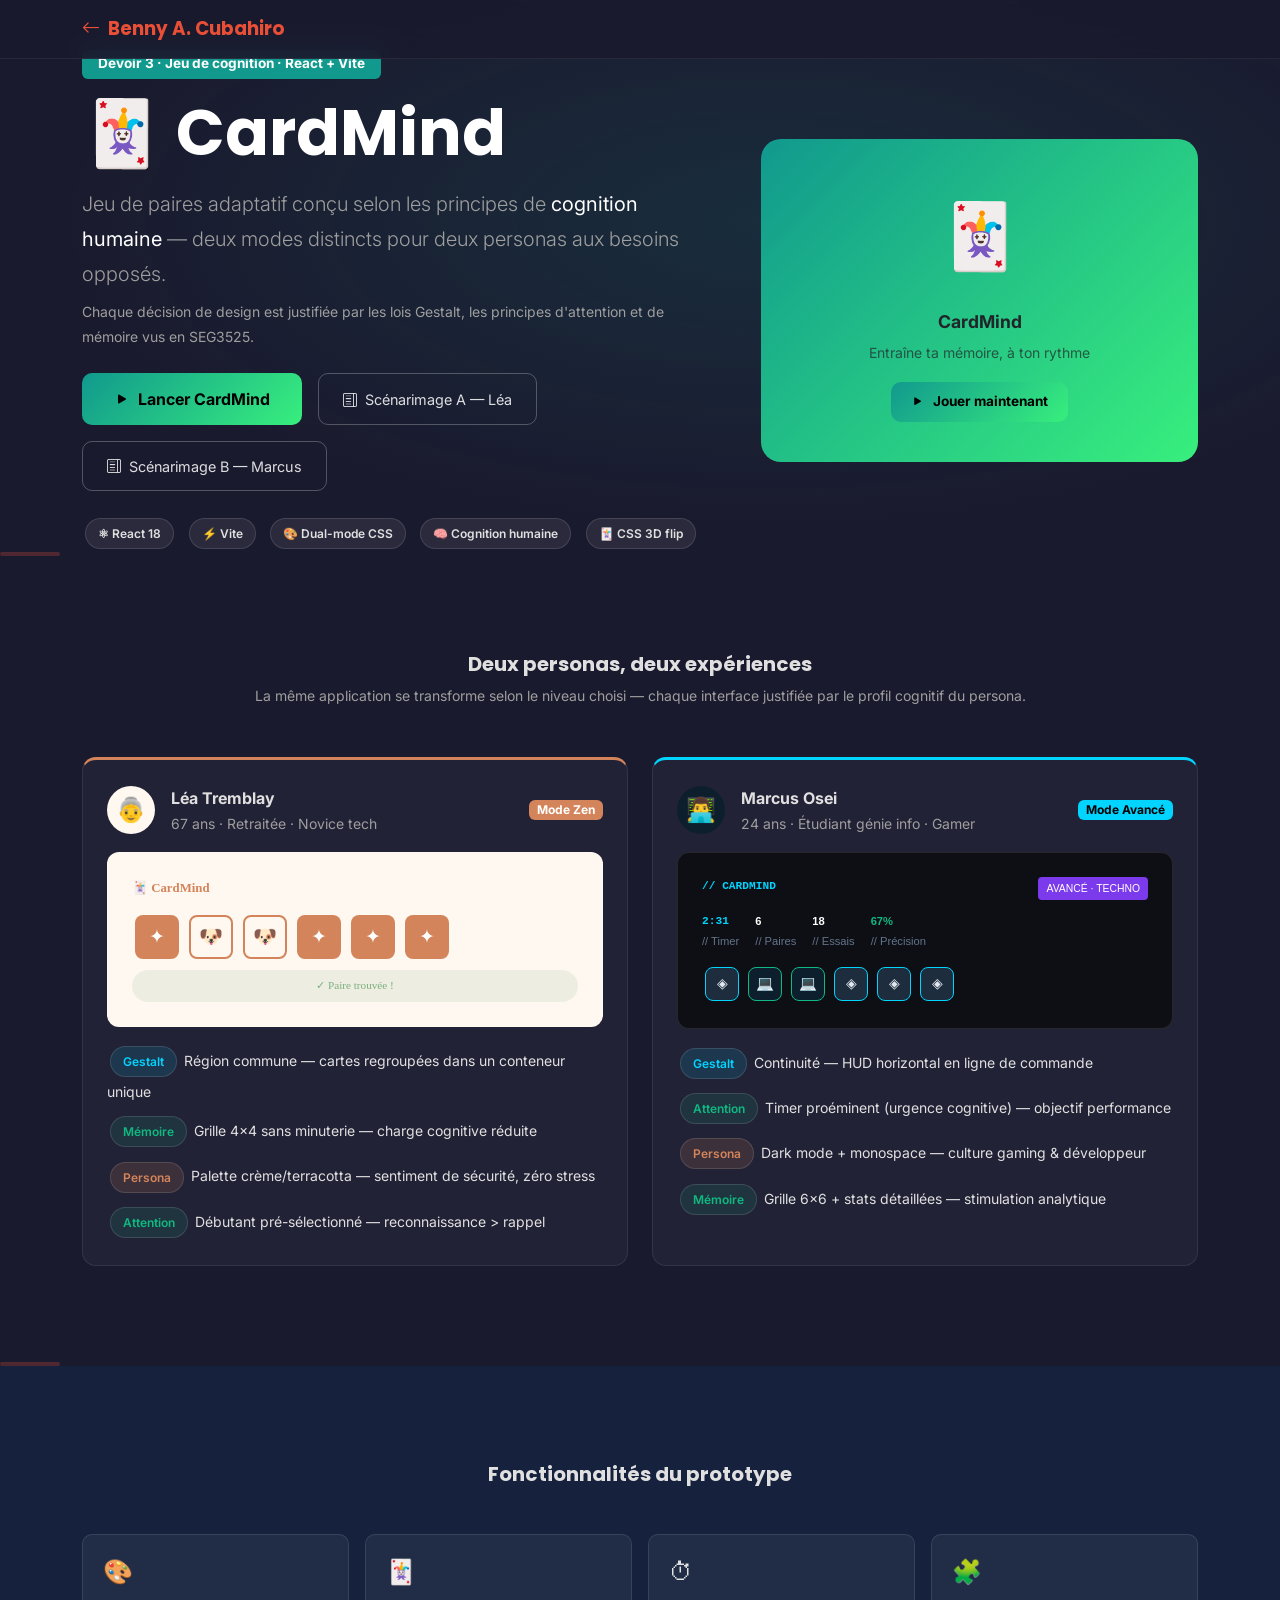
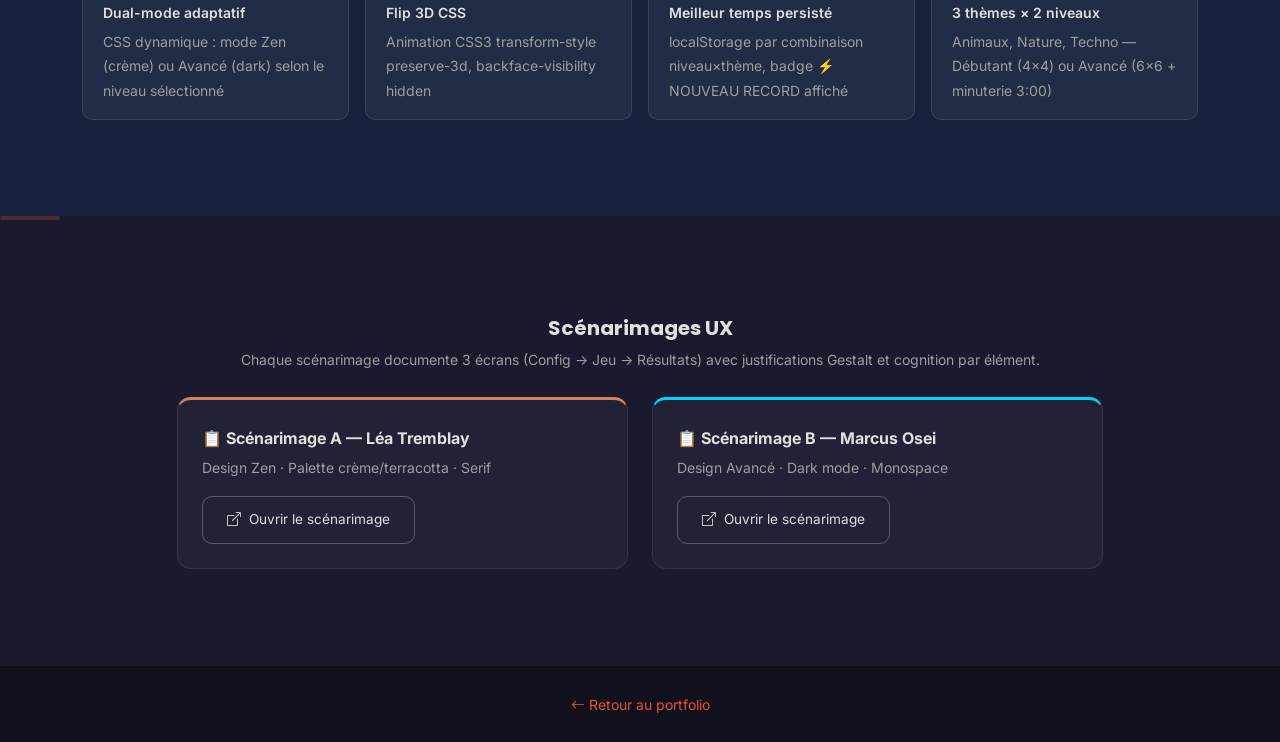
<file: pages/projet2.html>
<!DOCTYPE html>
<html lang="fr">
<head>
  <meta charset="UTF-8" />
  <meta name="viewport" content="width=device-width, initial-scale=1" />
  <title>CardMind – Jeu de mémoire | Portfolio Benny Aubelin Cubahiro</title>
  <link href="https://cdn.jsdelivr.net/npm/bootstrap@5.3.3/dist/css/bootstrap.min.css" rel="stylesheet" />
  <link rel="stylesheet" href="https://cdn.jsdelivr.net/npm/bootstrap-icons@1.11.3/font/bootstrap-icons.min.css" />
  <link rel="preconnect" href="https://fonts.googleapis.com" />
  <link rel="preconnect" href="https://fonts.gstatic.com" crossorigin />
  <link href="https://fonts.googleapis.com/css2?family=Poppins:wght@400;600;700&family=Inter:wght@300;400;500&display=swap" rel="stylesheet" />
  <link rel="stylesheet" href="../css/style.css" />
  <style>
    .hero-section {
      min-height: 60vh;
      display: flex;
      align-items: center;
      background: radial-gradient(ellipse at 60% 40%, rgba(17,153,142,.15) 0%, transparent 65%), var(--color-dark);
    }
    .demo-card {
      background: linear-gradient(135deg, #11998e 0%, #38ef7d 100%);
      border-radius: 20px;
      padding: 2.5rem;
      text-align: center;
      min-height: 260px;
      display: flex;
      flex-direction: column;
      align-items: center;
      justify-content: center;
      gap: 1rem;
    }
    .persona-card {
      background: rgba(255,255,255,.04);
      border: 1px solid rgba(255,255,255,.08);
      border-radius: 14px;
      padding: 1.5rem;
      transition: border-color .2s;
    }
    .persona-card:hover { border-color: rgba(255,255,255,.18); }
    .persona-zen {
      border-top: 3px solid #D4845A;
    }
    .persona-adv {
      border-top: 3px solid #00D4FF;
    }
    .concept-pill {
      display: inline-block;
      padding: .25rem .75rem;
      border-radius: 99px;
      font-size: .75rem;
      font-weight: 600;
      background: rgba(255,255,255,.07);
      border: 1px solid rgba(255,255,255,.12);
      margin: .2rem;
    }
    .screen-preview {
      border-radius: 12px;
      overflow: hidden;
      border: 1px solid rgba(255,255,255,.1);
    }
    .screen-zen {
      background: #FFF8F0;
      color: #2C2C2C;
      padding: 1.5rem;
      font-family: Georgia, serif;
    }
    .screen-adv {
      background: #0D0F14;
      color: #E2E8F0;
      padding: 1.5rem;
      font-family: 'DM Sans', sans-serif;
    }
    .mini-card {
      width: 44px; height: 44px; border-radius: 8px;
      display: inline-flex; align-items: center; justify-content: center;
      font-size: 1.2rem; margin: 3px;
    }
    .zen-card-back { background: #D4845A; color: white; }
    .zen-card-front { background: #FFF8F0; border: 2px solid #D4845A; }
    .adv-card-back { background: #1E2D3D; border: 1px solid #00D4FF; }
    .adv-card-front { background: #0D1F2D; border: 1px solid #10B981; }
    .tag-gestalt { background: rgba(0,212,255,.12); color: #00D4FF; }
    .tag-cognition { background: rgba(16,185,129,.12); color: #10B981; }
    .tag-persona { background: rgba(212,132,90,.15); color: #D4845A; }
    .btn-launch {
      background: linear-gradient(135deg, #11998e, #38ef7d);
      color: #000;
      font-weight: 700;
      border: none;
      border-radius: 10px;
      padding: .75rem 2rem;
      font-size: 1rem;
      text-decoration: none;
      display: inline-flex;
      align-items: center;
      gap: .5rem;
      transition: transform .15s, opacity .15s;
    }
    .btn-launch:hover { transform: translateY(-2px); color: #000; opacity: .9; }
    .btn-storyboard {
      background: transparent;
      border: 1.5px solid rgba(255,255,255,.25);
      color: rgba(255,255,255,.85);
      border-radius: 10px;
      padding: .7rem 1.5rem;
      font-size: .9rem;
      text-decoration: none;
      display: inline-flex;
      align-items: center;
      gap: .5rem;
      transition: border-color .15s;
    }
    .btn-storyboard:hover { border-color: rgba(255,255,255,.5); color: white; }
    .feature-badge {
      background: rgba(255,255,255,.05);
      border: 1px solid rgba(255,255,255,.1);
      border-radius: 10px;
      padding: 1rem 1.25rem;
    }
    .section-divider { border-color: rgba(255,255,255,.07); margin: 0; }
  </style>
</head>
<body>

  <nav class="navbar navbar-expand-lg fixed-top" id="main-nav">
    <div class="container">
      <a class="navbar-brand fw-bold" href="../index.html">
        <i class="bi bi-arrow-left me-2"></i>Benny A. Cubahiro
      </a>
    </div>
  </nav>

  <!-- Hero -->
  <section class="hero-section pt-5">
    <div class="container">
      <div class="row align-items-center g-5">
        <div class="col-lg-7">
          <span class="badge px-3 py-2 mb-3" style="background:#11998e; font-size:.85rem;">
            Devoir 3 · Jeu de cognition · React + Vite
          </span>
          <h1 class="fw-bold mb-3">🃏 CardMind</h1>
          <p class="lead mb-2" style="color:var(--color-text-muted);">
            Jeu de paires adaptatif conçu selon les principes de <strong style="color:white;">cognition humaine</strong> —
            deux modes distincts pour deux personas aux besoins opposés.
          </p>
          <p class="mb-4 small" style="color:var(--color-text-muted);">
            Chaque décision de design est justifiée par les lois Gestalt, les principes d'attention
            et de mémoire vus en SEG3525.
          </p>
          <div class="d-flex flex-wrap gap-3 mb-4">
            <a href="https://silly-sherbet-df8552.netlify.app" target="_blank" class="btn-launch">
              <i class="bi bi-play-fill"></i> Lancer CardMind
            </a>
            <a href="http://localhost:3133/scenarimage-a.html" target="_blank" class="btn-storyboard">
              <i class="bi bi-layout-text-sidebar"></i> Scénarimage A — Léa
            </a>
            <a href="http://localhost:3133/scenarimage-b.html" target="_blank" class="btn-storyboard">
              <i class="bi bi-layout-text-sidebar"></i> Scénarimage B — Marcus
            </a>
          </div>
          <div class="d-flex flex-wrap gap-2">
            <span class="concept-pill">⚛ React 18</span>
            <span class="concept-pill">⚡ Vite</span>
            <span class="concept-pill">🎨 Dual-mode CSS</span>
            <span class="concept-pill">🧠 Cognition humaine</span>
            <span class="concept-pill">🃏 CSS 3D flip</span>
          </div>
        </div>
        <div class="col-lg-5 text-center">
          <div class="demo-card">
            <div style="font-size:4rem;">🃏</div>
            <div>
              <p class="text-dark fw-bold mb-1" style="font-size:1.1rem;">CardMind</p>
              <p class="text-dark small mb-0" style="opacity:.7;">Entraîne ta mémoire, à ton rythme</p>
            </div>
            <a href="https://silly-sherbet-df8552.netlify.app" target="_blank" class="btn-launch" style="font-size:.85rem; padding:.5rem 1.25rem;">
              <i class="bi bi-play-fill"></i> Jouer maintenant
            </a>
          </div>
        </div>
      </div>
    </div>
  </section>

  <hr class="section-divider" />

  <!-- Personas -->
  <section class="py-section">
    <div class="container">
      <h2 class="h5 fw-bold text-center mb-2">Deux personas, deux expériences</h2>
      <p class="text-center small mb-5" style="color:var(--color-text-muted);">
        La même application se transforme selon le niveau choisi — chaque interface justifiée par le profil cognitif du persona.
      </p>
      <div class="row g-4">

        <!-- Léa -->
        <div class="col-md-6">
          <div class="persona-card persona-zen h-100">
            <div class="d-flex align-items-center gap-3 mb-3">
              <div style="width:48px;height:48px;background:#FFF8F0;border-radius:50%;display:flex;align-items:center;justify-content:center;font-size:1.5rem;">👵</div>
              <div>
                <div class="fw-bold">Léa Tremblay</div>
                <div class="small" style="color:var(--color-text-muted);">67 ans · Retraitée · Novice tech</div>
              </div>
              <span class="ms-auto badge" style="background:#D4845A;">Mode Zen</span>
            </div>
            <div class="screen-preview screen-zen mb-3">
              <div style="font-size:.8rem;font-weight:700;color:#D4845A;margin-bottom:.75rem;">🃏 CardMind</div>
              <div style="display:flex;flex-wrap:wrap;gap:4px;margin-bottom:.5rem;">
                <div class="mini-card zen-card-back">✦</div>
                <div class="mini-card zen-card-front">🐶</div>
                <div class="mini-card zen-card-front">🐶</div>
                <div class="mini-card zen-card-back">✦</div>
                <div class="mini-card zen-card-back">✦</div>
                <div class="mini-card zen-card-back">✦</div>
              </div>
              <div style="font-size:.7rem;color:#7BAE7F;background:#7BAE7F22;padding:.4rem .75rem;border-radius:99px;text-align:center;">✓ Paire trouvée !</div>
            </div>
            <ul class="list-unstyled small mb-0">
              <li class="mb-2"><span class="concept-pill tag-gestalt">Gestalt</span> Région commune — cartes regroupées dans un conteneur unique</li>
              <li class="mb-2"><span class="concept-pill tag-cognition">Mémoire</span> Grille 4×4 sans minuterie — charge cognitive réduite</li>
              <li class="mb-2"><span class="concept-pill tag-persona">Persona</span> Palette crème/terracotta — sentiment de sécurité, zéro stress</li>
              <li><span class="concept-pill tag-cognition">Attention</span> Débutant pré-sélectionné — reconnaissance > rappel</li>
            </ul>
          </div>
        </div>

        <!-- Marcus -->
        <div class="col-md-6">
          <div class="persona-card persona-adv h-100">
            <div class="d-flex align-items-center gap-3 mb-3">
              <div style="width:48px;height:48px;background:#0D1F2D;border-radius:50%;display:flex;align-items:center;justify-content:center;font-size:1.5rem;">👨‍💻</div>
              <div>
                <div class="fw-bold">Marcus Osei</div>
                <div class="small" style="color:var(--color-text-muted);">24 ans · Étudiant génie info · Gamer</div>
              </div>
              <span class="ms-auto badge" style="background:#00D4FF;color:#000;">Mode Avancé</span>
            </div>
            <div class="screen-preview screen-adv mb-3">
              <div style="display:flex;justify-content:space-between;font-size:.7rem;margin-bottom:.75rem;">
                <span style="color:#00D4FF;font-weight:700;font-family:monospace;">// CARDMIND</span>
                <span style="background:#7C3AED;color:white;padding:.15rem .5rem;border-radius:4px;font-size:.65rem;">AVANCÉ · TECHNO</span>
              </div>
              <div style="display:flex;gap:1rem;font-size:.7rem;margin-bottom:.75rem;">
                <div><div style="color:#00D4FF;font-weight:700;font-family:monospace;">2:31</div><div style="color:#64748B;">// Timer</div></div>
                <div><div style="color:white;font-weight:700;">6</div><div style="color:#64748B;">// Paires</div></div>
                <div><div style="color:white;font-weight:700;">18</div><div style="color:#64748B;">// Essais</div></div>
                <div><div style="color:#10B981;font-weight:700;">67%</div><div style="color:#64748B;">// Précision</div></div>
              </div>
              <div style="display:flex;flex-wrap:wrap;gap:3px;">
                <div class="mini-card adv-card-back" style="width:34px;height:34px;font-size:.9rem;">◈</div>
                <div class="mini-card adv-card-front" style="width:34px;height:34px;font-size:.9rem;">💻</div>
                <div class="mini-card adv-card-front" style="width:34px;height:34px;font-size:.9rem;">💻</div>
                <div class="mini-card adv-card-back" style="width:34px;height:34px;font-size:.9rem;">◈</div>
                <div class="mini-card adv-card-back" style="width:34px;height:34px;font-size:.9rem;">◈</div>
                <div class="mini-card adv-card-back" style="width:34px;height:34px;font-size:.9rem;">◈</div>
              </div>
            </div>
            <ul class="list-unstyled small mb-0">
              <li class="mb-2"><span class="concept-pill tag-gestalt">Gestalt</span> Continuité — HUD horizontal en ligne de commande</li>
              <li class="mb-2"><span class="concept-pill tag-cognition">Attention</span> Timer proéminent (urgence cognitive) — objectif performance</li>
              <li class="mb-2"><span class="concept-pill tag-persona">Persona</span> Dark mode + monospace — culture gaming & développeur</li>
              <li><span class="concept-pill tag-cognition">Mémoire</span> Grille 6×6 + stats détaillées — stimulation analytique</li>
            </ul>
          </div>
        </div>

      </div>
    </div>
  </section>

  <hr class="section-divider" />

  <!-- Features -->
  <section class="py-section bg-section-alt">
    <div class="container">
      <h2 class="h5 fw-bold text-center mb-5">Fonctionnalités du prototype</h2>
      <div class="row g-3">
        <div class="col-sm-6 col-lg-3">
          <div class="feature-badge h-100">
            <div class="mb-2" style="font-size:1.5rem;">🎨</div>
            <div class="fw-semibold mb-1 small">Dual-mode adaptatif</div>
            <div class="small" style="color:var(--color-text-muted);">CSS dynamique : mode Zen (crème) ou Avancé (dark) selon le niveau sélectionné</div>
          </div>
        </div>
        <div class="col-sm-6 col-lg-3">
          <div class="feature-badge h-100">
            <div class="mb-2" style="font-size:1.5rem;">🃏</div>
            <div class="fw-semibold mb-1 small">Flip 3D CSS</div>
            <div class="small" style="color:var(--color-text-muted);">Animation CSS3 transform-style preserve-3d, backface-visibility hidden</div>
          </div>
        </div>
        <div class="col-sm-6 col-lg-3">
          <div class="feature-badge h-100">
            <div class="mb-2" style="font-size:1.5rem;">⏱</div>
            <div class="fw-semibold mb-1 small">Meilleur temps persisté</div>
            <div class="small" style="color:var(--color-text-muted);">localStorage par combinaison niveau×thème, badge ⚡ NOUVEAU RECORD affiché</div>
          </div>
        </div>
        <div class="col-sm-6 col-lg-3">
          <div class="feature-badge h-100">
            <div class="mb-2" style="font-size:1.5rem;">🧩</div>
            <div class="fw-semibold mb-1 small">3 thèmes × 2 niveaux</div>
            <div class="small" style="color:var(--color-text-muted);">Animaux, Nature, Techno — Débutant (4×4) ou Avancé (6×6 + minuterie 3:00)</div>
          </div>
        </div>
      </div>
    </div>
  </section>

  <hr class="section-divider" />

  <!-- Scénarimages -->
  <section class="py-section">
    <div class="container text-center">
      <h2 class="h5 fw-bold mb-2">Scénarimages UX</h2>
      <p class="small mb-4" style="color:var(--color-text-muted);">
        Chaque scénarimage documente 3 écrans (Config → Jeu → Résultats) avec justifications Gestalt et cognition par élément.
      </p>
      <div class="row g-4 justify-content-center">
        <div class="col-md-5">
          <div class="persona-card persona-zen p-4 text-start">
            <div class="fw-bold mb-1">📋 Scénarimage A — Léa Tremblay</div>
            <div class="small mb-3" style="color:var(--color-text-muted);">Design Zen · Palette crème/terracotta · Serif</div>
            <a href="http://localhost:3133/scenarimage-a.html" target="_blank" class="btn-storyboard" style="font-size:.85rem;">
              <i class="bi bi-box-arrow-up-right"></i> Ouvrir le scénarimage
            </a>
          </div>
        </div>
        <div class="col-md-5">
          <div class="persona-card persona-adv p-4 text-start">
            <div class="fw-bold mb-1">📋 Scénarimage B — Marcus Osei</div>
            <div class="small mb-3" style="color:var(--color-text-muted);">Design Avancé · Dark mode · Monospace</div>
            <a href="http://localhost:3133/scenarimage-b.html" target="_blank" class="btn-storyboard" style="font-size:.85rem;">
              <i class="bi bi-box-arrow-up-right"></i> Ouvrir le scénarimage
            </a>
          </div>
        </div>
      </div>
    </div>
  </section>

  <footer class="py-4">
    <div class="container text-center">
      <a href="../index.html" class="text-primary small">
        <i class="bi bi-arrow-left me-1"></i>Retour au portfolio
      </a>
    </div>
  </footer>

  <script src="https://cdn.jsdelivr.net/npm/bootstrap@5.3.3/dist/js/bootstrap.bundle.min.js"></script>
  <script>
    const nav = document.getElementById('main-nav');
    window.addEventListener('scroll', () => nav.classList.toggle('scrolled', scrollY > 50), { passive: true });
  </script>
</body>
</html>
</file>
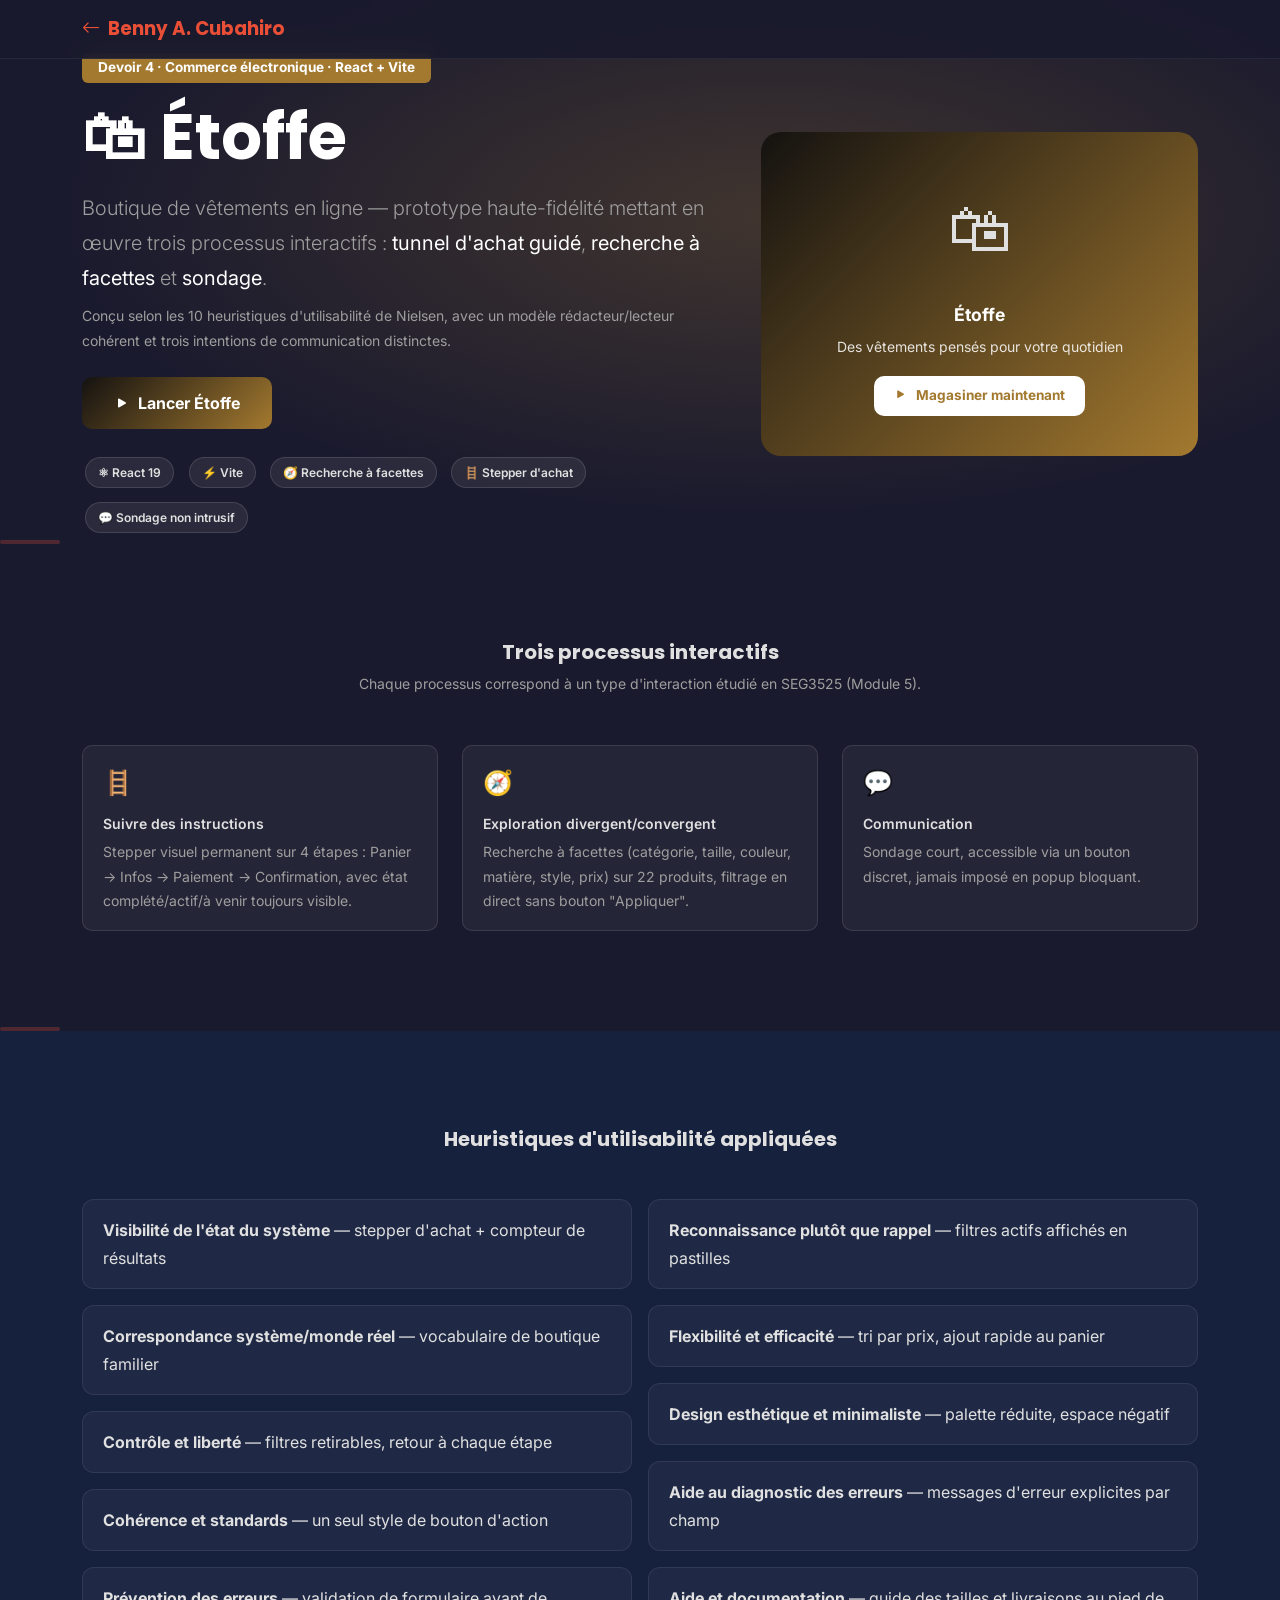
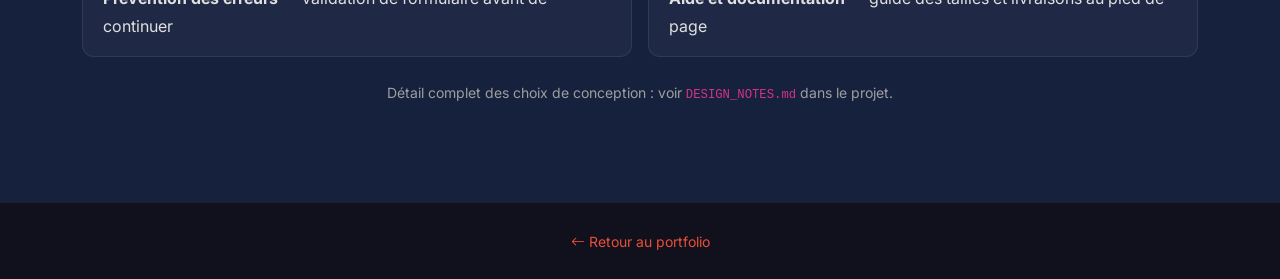
<file: pages/projet3.html>
<!DOCTYPE html>
<html lang="fr">
<head>
  <meta charset="UTF-8" />
  <meta name="viewport" content="width=device-width, initial-scale=1" />
  <title>Étoffe – Boutique en ligne | Portfolio Benny Aubelin Cubahiro</title>
  <link href="https://cdn.jsdelivr.net/npm/bootstrap@5.3.3/dist/css/bootstrap.min.css" rel="stylesheet" />
  <link rel="stylesheet" href="https://cdn.jsdelivr.net/npm/bootstrap-icons@1.11.3/font/bootstrap-icons.min.css" />
  <link rel="preconnect" href="https://fonts.googleapis.com" />
  <link rel="preconnect" href="https://fonts.gstatic.com" crossorigin />
  <link href="https://fonts.googleapis.com/css2?family=Poppins:wght@400;600;700&family=Inter:wght@300;400;500&display=swap" rel="stylesheet" />
  <link rel="stylesheet" href="../css/style.css" />
  <style>
    .hero-section {
      min-height: 60vh;
      display: flex;
      align-items: center;
      background: radial-gradient(ellipse at 60% 40%, rgba(163,121,47,.28) 0%, transparent 65%), var(--color-dark);
    }
    .demo-card {
      background: linear-gradient(135deg, #141210 0%, #A3792F 100%);
      border-radius: 20px;
      padding: 2.5rem;
      text-align: center;
      min-height: 260px;
      display: flex;
      flex-direction: column;
      align-items: center;
      justify-content: center;
      gap: 1rem;
    }
    .feature-badge {
      background: rgba(255,255,255,.05);
      border: 1px solid rgba(255,255,255,.1);
      border-radius: 10px;
      padding: 1rem 1.25rem;
    }
    .concept-pill {
      display: inline-block;
      padding: .25rem .75rem;
      border-radius: 99px;
      font-size: .75rem;
      font-weight: 600;
      background: rgba(255,255,255,.07);
      border: 1px solid rgba(255,255,255,.12);
      margin: .2rem;
    }
    .heuristic-row {
      background: rgba(255,255,255,.04);
      border: 1px solid rgba(255,255,255,.08);
      border-radius: 12px;
      padding: 1rem 1.25rem;
    }
    .btn-launch {
      background: linear-gradient(135deg, #141210, #A3792F);
      color: #fff;
      font-weight: 700;
      border: none;
      border-radius: 10px;
      padding: .75rem 2rem;
      font-size: 1rem;
      text-decoration: none;
      display: inline-flex;
      align-items: center;
      gap: .5rem;
      transition: transform .15s, opacity .15s;
    }
    .btn-launch:hover { transform: translateY(-2px); color: #fff; opacity: .9; }
    .btn-storyboard {
      background: transparent;
      border: 1.5px solid rgba(255,255,255,.25);
      color: rgba(255,255,255,.85);
      border-radius: 10px;
      padding: .7rem 1.5rem;
      font-size: .9rem;
      text-decoration: none;
      display: inline-flex;
      align-items: center;
      gap: .5rem;
      transition: border-color .15s;
    }
    .btn-storyboard:hover { border-color: rgba(255,255,255,.5); color: white; }
    .section-divider { border-color: rgba(255,255,255,.07); margin: 0; }
  </style>
</head>
<body>

  <nav class="navbar navbar-expand-lg fixed-top" id="main-nav">
    <div class="container">
      <a class="navbar-brand fw-bold" href="../index.html">
        <i class="bi bi-arrow-left me-2"></i>Benny A. Cubahiro
      </a>
    </div>
  </nav>

  <!-- Hero -->
  <section class="hero-section pt-5">
    <div class="container">
      <div class="row align-items-center g-5">
        <div class="col-lg-7">
          <span class="badge px-3 py-2 mb-3" style="background:#A3792F; font-size:.85rem;">
            Devoir 4 · Commerce électronique · React + Vite
          </span>
          <h1 class="fw-bold mb-3">🛍 Étoffe</h1>
          <p class="lead mb-2" style="color:var(--color-text-muted);">
            Boutique de vêtements en ligne — prototype haute-fidélité mettant en œuvre
            trois processus interactifs : <strong style="color:white;">tunnel d'achat guidé</strong>,
            <strong style="color:white;">recherche à facettes</strong> et <strong style="color:white;">sondage</strong>.
          </p>
          <p class="mb-4 small" style="color:var(--color-text-muted);">
            Conçu selon les 10 heuristiques d'utilisabilité de Nielsen, avec un modèle
            rédacteur/lecteur cohérent et trois intentions de communication distinctes.
          </p>
          <div class="d-flex flex-wrap gap-3 mb-4">
            <a href="https://aubelin.github.io/etoffe/" target="_blank" class="btn-launch">
              <i class="bi bi-play-fill"></i> Lancer Étoffe
            </a>
          </div>
          <div class="d-flex flex-wrap gap-2">
            <span class="concept-pill">⚛ React 19</span>
            <span class="concept-pill">⚡ Vite</span>
            <span class="concept-pill">🧭 Recherche à facettes</span>
            <span class="concept-pill">🪜 Stepper d'achat</span>
            <span class="concept-pill">💬 Sondage non intrusif</span>
          </div>
        </div>
        <div class="col-lg-5 text-center">
          <div class="demo-card">
            <div style="font-size:4rem;">🛍</div>
            <div>
              <p class="text-white fw-bold mb-1" style="font-size:1.1rem;">Étoffe</p>
              <p class="text-white small mb-0" style="opacity:.85;">Des vêtements pensés pour votre quotidien</p>
            </div>
            <a href="https://aubelin.github.io/etoffe/" target="_blank" class="btn-launch" style="font-size:.85rem; padding:.5rem 1.25rem; background:white; color:#A3792F;">
              <i class="bi bi-play-fill"></i> Magasiner maintenant
            </a>
          </div>
        </div>
      </div>
    </div>
  </section>

  <hr class="section-divider" />

  <!-- 3 processus -->
  <section class="py-section">
    <div class="container">
      <h2 class="h5 fw-bold text-center mb-2">Trois processus interactifs</h2>
      <p class="text-center small mb-5" style="color:var(--color-text-muted);">
        Chaque processus correspond à un type d'interaction étudié en SEG3525 (Module 5).
      </p>
      <div class="row g-4">
        <div class="col-md-4">
          <div class="feature-badge h-100">
            <div class="mb-2" style="font-size:1.5rem;">🪜</div>
            <div class="fw-semibold mb-1 small">Suivre des instructions</div>
            <div class="small" style="color:var(--color-text-muted);">Stepper visuel permanent sur 4 étapes : Panier → Infos → Paiement → Confirmation, avec état complété/actif/à venir toujours visible.</div>
          </div>
        </div>
        <div class="col-md-4">
          <div class="feature-badge h-100">
            <div class="mb-2" style="font-size:1.5rem;">🧭</div>
            <div class="fw-semibold mb-1 small">Exploration divergent/convergent</div>
            <div class="small" style="color:var(--color-text-muted);">Recherche à facettes (catégorie, taille, couleur, matière, style, prix) sur 22 produits, filtrage en direct sans bouton "Appliquer".</div>
          </div>
        </div>
        <div class="col-md-4">
          <div class="feature-badge h-100">
            <div class="mb-2" style="font-size:1.5rem;">💬</div>
            <div class="fw-semibold mb-1 small">Communication</div>
            <div class="small" style="color:var(--color-text-muted);">Sondage court, accessible via un bouton discret, jamais imposé en popup bloquant.</div>
          </div>
        </div>
      </div>
    </div>
  </section>

  <hr class="section-divider" />

  <!-- Heuristiques -->
  <section class="py-section bg-section-alt">
    <div class="container">
      <h2 class="h5 fw-bold text-center mb-5">Heuristiques d'utilisabilité appliquées</h2>
      <div class="row g-3">
        <div class="col-md-6">
          <div class="heuristic-row mb-3"><strong>Visibilité de l'état du système</strong> — stepper d'achat + compteur de résultats</div>
          <div class="heuristic-row mb-3"><strong>Correspondance système/monde réel</strong> — vocabulaire de boutique familier</div>
          <div class="heuristic-row mb-3"><strong>Contrôle et liberté</strong> — filtres retirables, retour à chaque étape</div>
          <div class="heuristic-row mb-3"><strong>Cohérence et standards</strong> — un seul style de bouton d'action</div>
          <div class="heuristic-row"><strong>Prévention des erreurs</strong> — validation de formulaire avant de continuer</div>
        </div>
        <div class="col-md-6">
          <div class="heuristic-row mb-3"><strong>Reconnaissance plutôt que rappel</strong> — filtres actifs affichés en pastilles</div>
          <div class="heuristic-row mb-3"><strong>Flexibilité et efficacité</strong> — tri par prix, ajout rapide au panier</div>
          <div class="heuristic-row mb-3"><strong>Design esthétique et minimaliste</strong> — palette réduite, espace négatif</div>
          <div class="heuristic-row mb-3"><strong>Aide au diagnostic des erreurs</strong> — messages d'erreur explicites par champ</div>
          <div class="heuristic-row"><strong>Aide et documentation</strong> — guide des tailles et livraisons au pied de page</div>
        </div>
      </div>
      <p class="text-center small mt-4" style="color:var(--color-text-muted);">
        Détail complet des choix de conception : voir <code>DESIGN_NOTES.md</code> dans le projet.
      </p>
    </div>
  </section>

  <footer class="py-4">
    <div class="container text-center">
      <a href="../index.html" class="text-primary small">
        <i class="bi bi-arrow-left me-1"></i>Retour au portfolio
      </a>
    </div>
  </footer>

  <script src="https://cdn.jsdelivr.net/npm/bootstrap@5.3.3/dist/js/bootstrap.bundle.min.js"></script>
  <script>
    const nav = document.getElementById('main-nav');
    window.addEventListener('scroll', () => nav.classList.toggle('scrolled', scrollY > 50), { passive: true });
  </script>
</body>
</html>
</file>
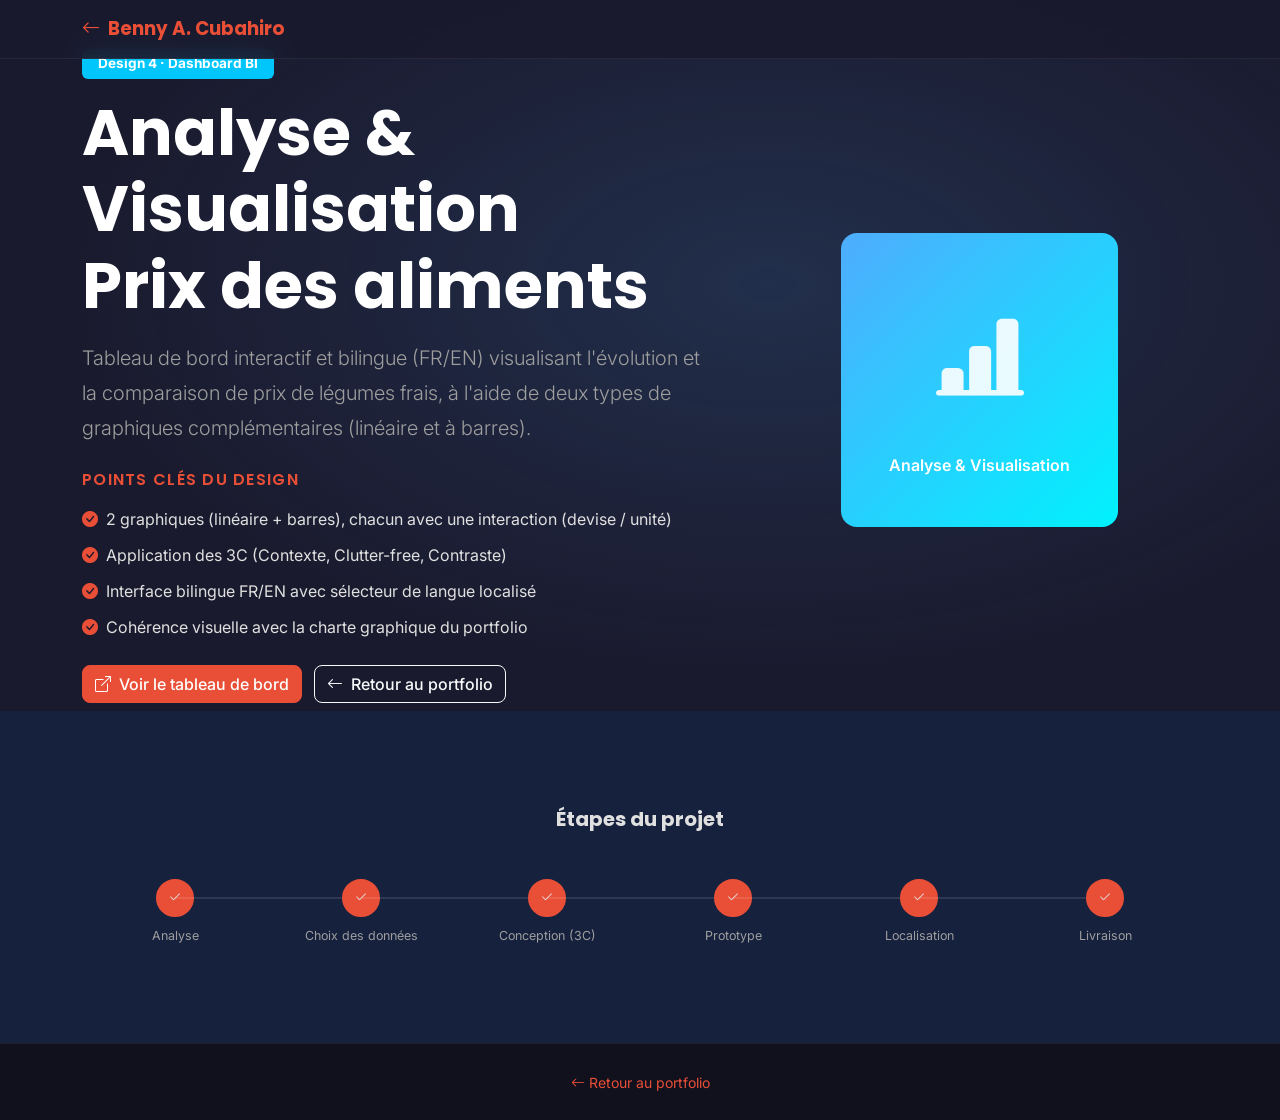
<file: pages/projet4.html>
<!DOCTYPE html>
<html lang="fr">
<head>
  <meta charset="UTF-8" />
  <meta name="viewport" content="width=device-width, initial-scale=1" />
  <title>Design 4 – Analyse & Visualisation | Portfolio Benny Aubelin Cubahiro</title>
  <link href="https://cdn.jsdelivr.net/npm/bootstrap@5.3.3/dist/css/bootstrap.min.css" rel="stylesheet" />
  <link rel="stylesheet" href="https://cdn.jsdelivr.net/npm/bootstrap-icons@1.11.3/font/bootstrap-icons.min.css" />
  <link rel="preconnect" href="https://fonts.googleapis.com" />
  <link rel="preconnect" href="https://fonts.gstatic.com" crossorigin />
  <link href="https://fonts.googleapis.com/css2?family=Poppins:wght@400;600;700&family=Inter:wght@300;400;500&display=swap" rel="stylesheet" />
  <link rel="stylesheet" href="../css/style.css" />
  <style>
    .coming-hero {
      min-height: 65vh;
      display: flex;
      align-items: center;
      background: radial-gradient(ellipse at 60% 40%, rgba(79,172,254,.14) 0%, transparent 65%), var(--color-dark);
    }
    .timeline { display: flex; gap: 0; }
    .t-step { flex: 1; text-align: center; position: relative; }
    .t-step::after {
      content: ''; position: absolute; top: 18px; left: 50%;
      width: 100%; height: 2px; background: rgba(255,255,255,.1);
    }
    .t-step:last-child::after { display: none; }
    .t-dot {
      width: 38px; height: 38px; border-radius: 50%;
      background: #1e2a45; border: 2px solid rgba(255,255,255,.15);
      display: flex; align-items: center; justify-content: center;
      margin: 0 auto .5rem; font-weight: 700; font-size: .85rem; transition: all .3s;
    }
    .t-dot.done    { background: #E94F37; border-color: #E94F37; }
    .t-dot.current { background: transparent; border-color: #E94F37; color: #E94F37; }
    .t-label { font-size: .78rem; color: var(--color-text-muted); }
  </style>
</head>
<body>

  <nav class="navbar navbar-expand-lg fixed-top" id="main-nav">
    <div class="container">
      <a class="navbar-brand fw-bold" href="../index.html">
        <i class="bi bi-arrow-left me-2"></i>Benny A. Cubahiro
      </a>
    </div>
  </nav>

  <section class="coming-hero pt-5">
    <div class="container">
      <div class="row align-items-center g-5">

        <div class="col-lg-7">
          <span class="badge px-3 py-2 mb-3" style="background:#00c6fb; font-size:.85rem;">
            Design 4 · Dashboard BI
          </span>
          <h1 class="fw-bold mb-3">Analyse &amp; Visualisation<br>Prix des aliments</h1>
          <p class="lead mb-4" style="color:var(--color-text-muted);">
            Tableau de bord interactif et bilingue (FR/EN) visualisant l'évolution
            et la comparaison de prix de légumes frais, à l'aide de deux types de
            graphiques complémentaires (linéaire et à barres).
          </p>

          <h2 class="h6 fw-semibold text-primary text-uppercase letter-spacing mb-3">Points clés du design</h2>
          <ul class="list-unstyled mb-4">
            <li class="mb-2"><i class="bi bi-check-circle-fill text-primary me-2"></i>2 graphiques (linéaire + barres), chacun avec une interaction (devise / unité)</li>
            <li class="mb-2"><i class="bi bi-check-circle-fill text-primary me-2"></i>Application des 3C (Contexte, Clutter-free, Contraste)</li>
            <li class="mb-2"><i class="bi bi-check-circle-fill text-primary me-2"></i>Interface bilingue FR/EN avec sélecteur de langue localisé</li>
            <li class="mb-2"><i class="bi bi-check-circle-fill text-primary me-2"></i>Cohérence visuelle avec la charte graphique du portfolio</li>
          </ul>

          <a href="../dashboard/index.html" class="btn btn-primary me-2 mb-2">
            <i class="bi bi-box-arrow-up-right me-2"></i>Voir le tableau de bord
          </a>
          <a href="../index.html#cases" class="btn btn-outline-light mb-2">
            <i class="bi bi-arrow-left me-2"></i>Retour au portfolio
          </a>
        </div>

        <div class="col-lg-5 text-center">
          <div class="d-inline-flex align-items-center justify-content-center rounded-4 p-5"
               style="background:linear-gradient(135deg,#4facfe,#00f2fe);min-width:260px;min-height:260px;">
            <div>
              <i class="bi bi-bar-chart-line-fill" style="font-size:5.5rem;color:rgba(255,255,255,.9);"></i>
              <p class="mt-3 text-white fw-semibold mb-0">Analyse &amp; Visualisation</p>
            </div>
          </div>
        </div>

      </div>
    </div>
  </section>

  <section class="py-section bg-section-alt">
    <div class="container">
      <h2 class="h5 fw-bold text-center mb-5">Étapes du projet</h2>
      <div class="timeline">
        <div class="t-step"><div class="t-dot done"><i class="bi bi-check2"></i></div><div class="t-label">Analyse</div></div>
        <div class="t-step"><div class="t-dot done"><i class="bi bi-check2"></i></div><div class="t-label">Choix des données</div></div>
        <div class="t-step"><div class="t-dot done"><i class="bi bi-check2"></i></div><div class="t-label">Conception (3C)</div></div>
        <div class="t-step"><div class="t-dot done"><i class="bi bi-check2"></i></div><div class="t-label">Prototype</div></div>
        <div class="t-step"><div class="t-dot done"><i class="bi bi-check2"></i></div><div class="t-label">Localisation</div></div>
        <div class="t-step"><div class="t-dot done"><i class="bi bi-check2"></i></div><div class="t-label">Livraison</div></div>
      </div>
    </div>
  </section>

  <footer class="py-4">
    <div class="container text-center">
      <a href="../index.html" class="text-primary small">
        <i class="bi bi-arrow-left me-1"></i>Retour au portfolio
      </a>
    </div>
  </footer>

  <script src="https://cdn.jsdelivr.net/npm/bootstrap@5.3.3/dist/js/bootstrap.bundle.min.js"></script>
  <script>
    const nav = document.getElementById('main-nav');
    window.addEventListener('scroll', () => nav.classList.toggle('scrolled', scrollY > 50), { passive: true });
  </script>
</body>
</html>
</file>
<file: css/style.css>
/*
  SEG3525 – Devoir 1 · Portfolio de Benny Aubelin Cubahiro
  CSS personnalisé — complète Bootstrap 5
  ─────────────────────────────────────────────────────────────────
  PRINCIPES DE COMMUNICATION VISUELLE APPLIQUÉS :
  ① Échelle      : H1 (4rem) → H2 (2.5rem) → H3 (1.5rem) → body (1rem)
                   stat-number (2.5rem) vs stat-label (0.82rem)
  ② Hiérarchie   : Hero > À propos > Philosophie > Projets > CTA
                   Dans chaque section : titre > sous-titre > corps > CTA
  ③ Équilibre    : Hero 7/12–5/12 (asymétrique), About 8/12–4/12,
                   Work 3×1/3 (symétrique), Cases 4×1/4 (grille)
  ④ Contraste    : fond #1A1A2E + texte #E0E0E0 + accent #E94F37
                   Ratio de contraste text/fond ≈ 10:1 (WCAG AAA)
*/

/* ════════════════════════════════════════════════════════════════
   1. VARIABLES DE THÈME
════════════════════════════════════════════════════════════════ */
:root {
  /* Palette – 5 couleurs max (principe de communication visuelle) */
  --color-primary:      #E94F37;   /* Rouge-orange : accent, CTA, icônes  */
  --color-primary-dark: #c0392b;   /* Survol primaire                     */
  --color-dark:         #1A1A2E;   /* Fond général – navy profond         */
  --color-dark-alt:     #16213E;   /* Fond sections alternées             */
  --color-card:         #0F3460;   /* Fond des cartes                     */

  /* Texte */
  --color-text:         #E0E0E0;   /* Corps de texte principal            */
  --color-text-muted:   #9E9E9E;   /* Texte secondaire / légendes         */
  --color-heading:      #FFFFFF;   /* Titres h1–h4                        */

  /* Typographie */
  --font-heading: 'Poppins', sans-serif;
  --font-body:    'Inter', sans-serif;
  --font-size-base: 1rem;
  --line-height:    1.75;

  /* Espacements */
  --section-padding: 6rem 0;

  /* Arrondi */
  --border-radius-card: 1rem;
  --border-radius-btn:  0.5rem;

  /* Ombres */
  --shadow-card:  0 8px 32px rgba(0, 0, 0, 0.35);
  --shadow-hover: 0 16px 48px rgba(233, 79, 55, 0.22);

  /* Transition globale */
  --transition: all 0.3s ease;
}


/* ════════════════════════════════════════════════════════════════
   2. RESET & BASE
════════════════════════════════════════════════════════════════ */
*, *::before, *::after {
  box-sizing: border-box;
  margin: 0;
  padding: 0;
}

html {
  scroll-behavior: smooth;
  font-size: var(--font-size-base);
}

body {
  font-family: var(--font-body);
  background-color: var(--color-dark);
  color: var(--color-text);
  line-height: var(--line-height);
  overflow-x: hidden;
}

/* Surcharge Bootstrap – couleur primaire */
.text-primary          { color: var(--color-primary) !important; }
.bg-primary            { background-color: var(--color-primary) !important; }
.btn-primary           { background-color: var(--color-primary); border-color: var(--color-primary); }
.btn-primary:hover     { background-color: var(--color-primary-dark); border-color: var(--color-primary-dark); }
.btn-outline-primary   { color: var(--color-primary); border-color: var(--color-primary); }
.btn-outline-primary:hover { background-color: var(--color-primary); color: #fff; }


/* ════════════════════════════════════════════════════════════════
   3. TYPOGRAPHIE — Hiérarchie visuelle claire
   Principe : chaque niveau est perceptiblement plus petit
════════════════════════════════════════════════════════════════ */
h1, h2, h3, h4, h5, h6 {
  font-family: var(--font-heading);
  color: var(--color-heading);
  line-height: 1.2;
}

/* Échelle typographique : clamp() = responsive sans media-query */
h1 { font-size: clamp(2.2rem, 6vw, 4rem); }
h2 { font-size: clamp(1.75rem, 3.5vw, 2.5rem); }
h3 { font-size: 1.5rem; }

p { color: var(--color-text); margin-bottom: 0; }

a {
  color: var(--color-primary);
  text-decoration: none;
  transition: var(--transition);
}
a:hover { color: var(--color-primary-dark); }

.letter-spacing { letter-spacing: 0.08em; }


/* ════════════════════════════════════════════════════════════════
   4. NAVIGATION
════════════════════════════════════════════════════════════════ */
#main-nav {
  background: rgba(26, 26, 46, 0.9);
  backdrop-filter: blur(12px);
  -webkit-backdrop-filter: blur(12px);
  border-bottom: 1px solid rgba(255, 255, 255, 0.06);
  transition: var(--transition);
}

#main-nav.scrolled {
  background: rgba(26, 26, 46, 1);
  box-shadow: 0 4px 20px rgba(0, 0, 0, 0.4);
}

.navbar-brand {
  color: var(--color-primary) !important;
  font-family: var(--font-heading);
  font-weight: 700;
  font-size: 1.15rem;
}

.nav-link {
  color: var(--color-text) !important;
  font-weight: 500;
  padding: 0.5rem 0.75rem !important;
  transition: var(--transition);
}
.nav-link:hover, .nav-link.active { color: var(--color-primary) !important; }

.navbar-toggler       { border-color: rgba(255,255,255,0.2); }
.navbar-toggler-icon  { filter: invert(1) brightness(0.8); }


/* ════════════════════════════════════════════════════════════════
   5. HÉROS — Grid background, typewriter, tagline
   Équilibre asymétrique : texte 7/12, photo 5/12
   Fond : grille de points subtile + dégradés d'ambiance
════════════════════════════════════════════════════════════════ */
#hero {
  padding-top: 100px;
  min-height: 100vh;
  position: relative;
  /* Grid de points subtile + dégradés d'ambiance */
  background:
    radial-gradient(circle at 1px 1px, rgba(255,255,255,0.045) 1px, transparent 0),
    radial-gradient(ellipse at 72% 38%, rgba(233, 79, 55, 0.13) 0%, transparent 55%),
    radial-gradient(ellipse at 8% 82%, rgba(15, 52, 96, 0.45) 0%, transparent 50%),
    var(--color-dark);
  background-size: 32px 32px, auto, auto, auto;
}

/* Badge de localisation */
.hero-location {
  display: flex;
  align-items: center;
  font-size: 0.85rem;
  color: var(--color-text-muted);
  font-weight: 500;
  letter-spacing: 0.04em;
}

.location-dot {
  display: inline-block;
  width: 8px;
  height: 8px;
  border-radius: 50%;
  background: #4ade80; /* vert "en ligne" */
  margin-right: 0.5rem;
  box-shadow: 0 0 0 2px rgba(74, 222, 128, 0.3);
  animation: pulse-dot 2s ease-in-out infinite;
}

@keyframes pulse-dot {
  0%, 100% { box-shadow: 0 0 0 2px rgba(74, 222, 128, 0.3); }
  50%       { box-shadow: 0 0 0 5px rgba(74, 222, 128, 0.08); }
}

.badge-available {
  background: rgba(74, 222, 128, 0.15);
  color: #4ade80;
  border: 1px solid rgba(74, 222, 128, 0.3);
  font-size: 0.72rem;
  font-weight: 600;
  padding: 0.25rem 0.65rem;
  border-radius: 2rem;
  letter-spacing: 0.04em;
}

/* Titre principal du héros */
.hero-name {
  line-height: 1.1;
}

/* Ligne typewriter — taille intermédiaire */
.hero-typewriter-line {
  font-family: var(--font-heading);
  font-size: clamp(1.1rem, 2.2vw, 1.4rem);
  color: var(--color-text-muted);
  min-height: 1.8em; /* évite le saut de layout pendant l'animation */
}

/* Curseur clignotant */
.typewriter-cursor {
  display: inline-block;
  color: var(--color-primary);
  font-weight: 300;
  animation: blink-cursor 1s step-end infinite;
  margin-left: 1px;
}

@keyframes blink-cursor {
  0%, 100% { opacity: 1; }
  50%       { opacity: 0; }
}

/* Sous-titre hero — statique, sobre */
.hero-subtitle {
  font-family: var(--font-heading);
  font-size: clamp(1.1rem, 2.2vw, 1.35rem);
  color: var(--color-text-muted);
  font-weight: 400;
}

/* Tagline signature */
.hero-tagline {
  font-size: clamp(0.95rem, 1.7vw, 1.1rem);
  color: var(--color-text);
  max-width: 500px;
  line-height: 1.7;
  opacity: 0.82;
}

/* Photo de profil circulaire avec bordure accent */
.hero-photo-wrapper {
  width: 280px;
  height: 280px;
  border-radius: 50%;
  padding: 4px;
  background: linear-gradient(135deg, var(--color-primary), #764ba2);
  box-shadow: 0 0 48px rgba(233, 79, 55, 0.28);
}

.hero-photo {
  width: 100%;
  height: 100%;
  border-radius: 50%;
  object-fit: cover;
  object-position: center top;
  border: 3px solid var(--color-dark);
}

/* Indicateur de défilement — flèche animée en bas */
.scroll-indicator {
  position: absolute;
  bottom: 2rem;
  left: 50%;
  transform: translateX(-50%);
  color: var(--color-text-muted);
  font-size: 1.4rem;
  animation: bounce-down 2s ease-in-out infinite;
  transition: color 0.3s;
}
.scroll-indicator:hover { color: var(--color-primary); }

@keyframes bounce-down {
  0%, 100% { transform: translateX(-50%) translateY(0); }
  50%       { transform: translateX(-50%) translateY(7px); }
}


/* ════════════════════════════════════════════════════════════════
   6. SECTIONS – rythme et alternance
════════════════════════════════════════════════════════════════ */
.py-section { padding: var(--section-padding); }

.bg-section-alt { background-color: var(--color-dark-alt); }

.section-title {
  font-family: var(--font-heading);
  font-weight: 700;
}

/* Ligne décorative rouge sous les titres de section */
.section-divider {
  width: 60px;
  height: 4px;
  background: var(--color-primary);
  border-radius: 2px;
  margin-top: 0.75rem;
}


/* ════════════════════════════════════════════════════════════════
   7. BADGES DE COMPÉTENCES
════════════════════════════════════════════════════════════════ */
.skill-badge {
  display: inline-block;
  padding: 0.3rem 0.75rem;
  border-radius: 2rem;
  font-size: 0.8rem;
  font-weight: 500;
  background: rgba(233, 79, 55, 0.1);
  color: var(--color-primary);
  border: 1px solid rgba(233, 79, 55, 0.22);
  transition: var(--transition);
}
.skill-badge:hover {
  background: rgba(233, 79, 55, 0.22);
  transform: translateY(-2px);
}


/* ════════════════════════════════════════════════════════════════
   8. STATISTIQUES (section À propos) — V2 avec icônes
════════════════════════════════════════════════════════════════ */
.stat-card {
  background: var(--color-card);
  border-radius: var(--border-radius-card);
  border: 1px solid rgba(255, 255, 255, 0.06);
  transition: var(--transition);
}
.stat-card:hover {
  border-color: rgba(233, 79, 55, 0.3);
  transform: translateY(-4px);
}

/* Icône au-dessus du chiffre */
.stat-icon {
  font-size: 1.3rem;
  color: var(--color-primary);
  opacity: 0.8;
}

/* Échelle : grand nombre vs petite étiquette */
.stat-number {
  font-family: var(--font-heading);
  font-size: 2.5rem;
  font-weight: 700;
  color: var(--color-primary);
  line-height: 1;
  margin-bottom: 0.4rem;
}

/* Stat non-numérique (FR/EN, Fall 2026) */
.stat-text {
  font-size: 1.45rem;
}

.stat-label {
  font-size: 0.78rem;
  color: var(--color-text-muted);
  text-transform: uppercase;
  letter-spacing: 0.06em;
  line-height: 1.3;
}


/* ════════════════════════════════════════════════════════════════
   9. CARTES "MON PROFIL TECHNIQUE" — Feature cards + tech-tags
════════════════════════════════════════════════════════════════ */

/* Tags technologiques à l'intérieur des cartes domaines */
.tech-tags {
  display: flex;
  flex-wrap: wrap;
  gap: 0.3rem;
  padding-top: 0.9rem;
  border-top: 1px solid rgba(255, 255, 255, 0.07);
}

.tech-tag {
  display: inline-block;
  padding: 0.18rem 0.6rem;
  border-radius: 0.3rem;
  font-size: 0.7rem;
  font-weight: 500;
  background: rgba(255, 255, 255, 0.07);
  color: var(--color-text-muted);
  border: 1px solid rgba(255, 255, 255, 0.1);
  letter-spacing: 0.02em;
}


.feature-card {
  background: var(--color-card);
  border: 1px solid rgba(255, 255, 255, 0.06);
  border-radius: var(--border-radius-card);
  transition: var(--transition);
}

.feature-card:hover {
  transform: translateY(-6px);
  box-shadow: var(--shadow-hover);
  border-color: rgba(233, 79, 55, 0.3);
}

.feature-icon { color: var(--color-primary); }


/* ════════════════════════════════════════════════════════════════
   10. CARTES DES PROJETS (études de cas) — V2 case study framing
════════════════════════════════════════════════════════════════ */
.case-card {
  background: var(--color-card);
  border: 1px solid rgba(255, 255, 255, 0.06);
  border-radius: var(--border-radius-card);
  overflow: hidden;
  transition: var(--transition);
  box-shadow: var(--shadow-card);
  display: flex;
  flex-direction: column;
}

.case-card:hover {
  transform: translateY(-8px);
  box-shadow: var(--shadow-hover);
  border-color: rgba(233, 79, 55, 0.35);
}

.card-img-wrapper { overflow: hidden; }

.card-placeholder {
  height: 180px;
  width: 100%;
  transition: transform 0.4s ease;
}

.case-card:hover .card-placeholder { transform: scale(1.06); }

/* Dégradés pour les 4 projets */
.bg-gradient-1 { background: linear-gradient(135deg, #667eea 0%, #764ba2 100%); }
.bg-gradient-2 { background: linear-gradient(135deg, #11998e 0%, #38ef7d 100%); }
.bg-gradient-3 { background: linear-gradient(135deg, #f093fb 0%, #f5576c 100%); }
.bg-gradient-4 { background: linear-gradient(135deg, #4facfe 0%, #00f2fe 100%); }

.card-title    { color: var(--color-heading); }

/* Question UX centrale — style distinctif */
.card-problem {
  color: var(--color-text-muted);
  line-height: 1.5;
  font-style: italic;
}

.card-body   { flex: 1; }
.card-footer-custom { margin-top: auto; }


/* ════════════════════════════════════════════════════════════════
   11. SECTION CTA FINALE — Identité + disponibilité
════════════════════════════════════════════════════════════════ */
.cta-section {
  position: relative;
  background:
    radial-gradient(ellipse at 50% 100%, rgba(233, 79, 55, 0.12) 0%, transparent 65%),
    var(--color-dark);
}

.cta-badge {
  background: rgba(233, 79, 55, 0.15);
  color: var(--color-primary);
  border: 1px solid rgba(233, 79, 55, 0.3);
  font-size: 0.82rem;
  font-weight: 600;
  padding: 0.4rem 1rem;
  border-radius: 2rem;
  letter-spacing: 0.06em;
  display: inline-block;
}

.cta-heading {
  font-size: clamp(1.8rem, 4vw, 3rem);
  line-height: 1.2;
}

.cta-sub {
  color: var(--color-text-muted);
  max-width: 480px;
  font-size: 1.05rem;
}


/* ════════════════════════════════════════════════════════════════
   12. LIENS SOCIAUX
════════════════════════════════════════════════════════════════ */
.social-link {
  color: var(--color-text-muted);
  transition: var(--transition);
}
.social-link:hover {
  color: var(--color-primary);
  transform: translateY(-3px);
}
.social-link .small { color: var(--color-text-muted); }
.social-link:hover .small { color: var(--color-primary); }


/* ════════════════════════════════════════════════════════════════
   13. FOOTER
════════════════════════════════════════════════════════════════ */
footer {
  background: rgba(0, 0, 0, 0.35);
  border-top: 1px solid rgba(255, 255, 255, 0.06);
}


/* ════════════════════════════════════════════════════════════════
   14. ANIMATIONS D'APPARITION (IntersectionObserver dans main.js)
════════════════════════════════════════════════════════════════ */
.animate-on-scroll {
  opacity: 0;
  transform: translateY(28px);
  transition: opacity 0.6s ease, transform 0.6s ease;
}
.animate-on-scroll.visible {
  opacity: 1;
  transform: translateY(0);
}

/* Délais de cascade pour les grilles (set via JS data-delay) */
.animate-on-scroll[data-delay="1"] { transition-delay: 0.08s; }
.animate-on-scroll[data-delay="2"] { transition-delay: 0.16s; }
.animate-on-scroll[data-delay="3"] { transition-delay: 0.24s; }
.animate-on-scroll[data-delay="4"] { transition-delay: 0.32s; }


/* ════════════════════════════════════════════════════════════════
   15. UTILITAIRES
════════════════════════════════════════════════════════════════ */
/* Scrollbar personnalisée */
::-webkit-scrollbar       { width: 7px; }
::-webkit-scrollbar-track { background: var(--color-dark); }
::-webkit-scrollbar-thumb { background: var(--color-primary); border-radius: 4px; }

/* Sélection de texte */
::selection { background: var(--color-primary); color: #fff; }

/* Boutons généraux */
.btn {
  border-radius: var(--border-radius-btn);
  font-weight: 500;
  transition: var(--transition);
}
.btn-lg { padding: 0.7rem 1.6rem; font-size: 1rem; }
.btn-outline-light:hover { background-color: rgba(255,255,255,0.1); color: #fff; border-color: #fff; }


/* ════════════════════════════════════════════════════════════════
   16. RESPONSIVE (Bootstrap gère la grille — ajustements fins ici)
════════════════════════════════════════════════════════════════ */
@media (max-width: 768px) {
  :root { --section-padding: 4rem 0; }

  #hero {
    padding-top: 90px;
    text-align: center;
  }
  .hero-location { justify-content: center; }
  .hero-tagline  { margin-left: auto; margin-right: auto; }
  #hero .d-flex  { justify-content: center; }

  .hero-photo-wrapper {
    width: 210px;
    height: 210px;
  }

  .cta-heading { font-size: clamp(1.5rem, 5vw, 2rem); }
}
</file>
